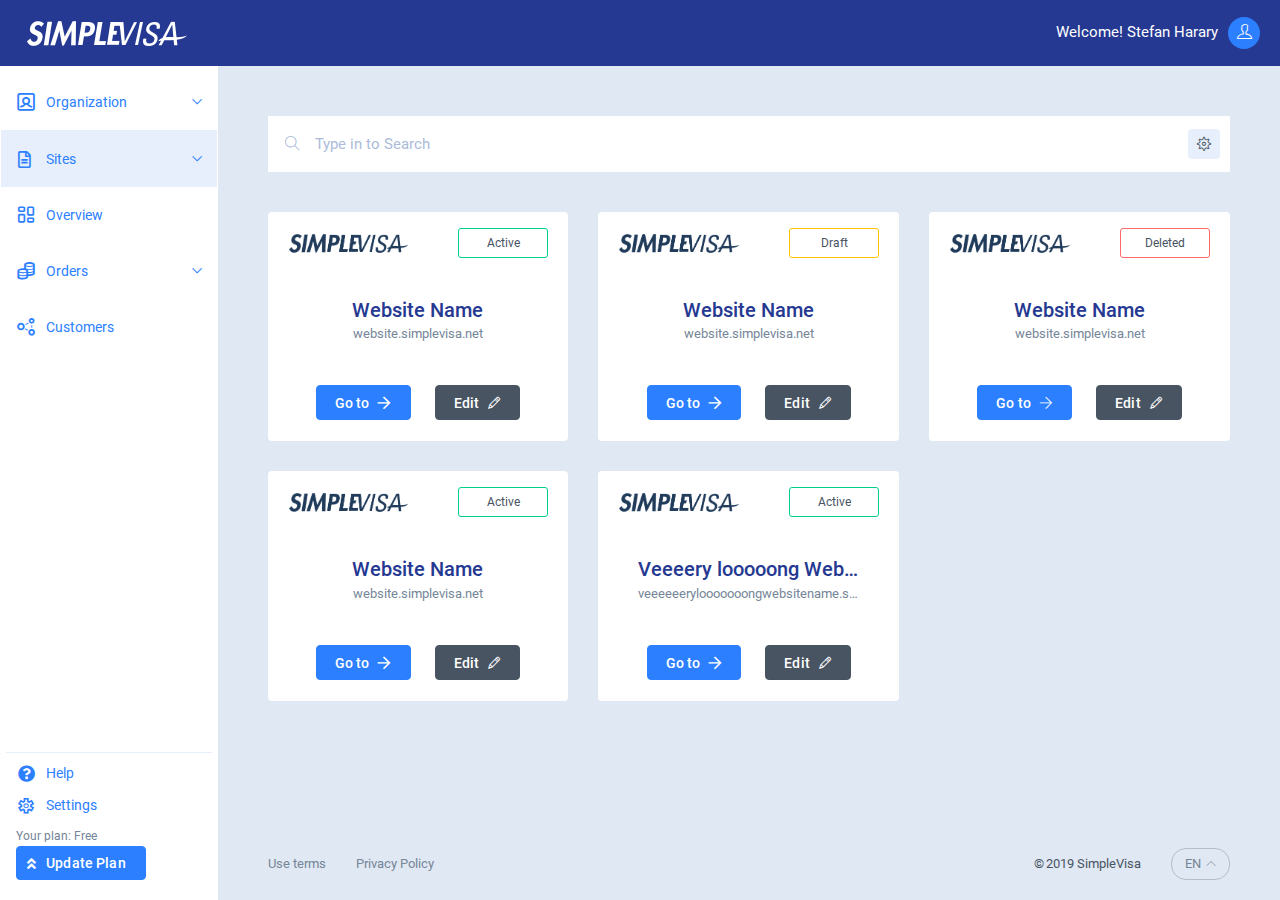
<file: index.html>
<!DOCTYPE html>
<html lang="zxx" class="js">
<head>
	<meta charset="utf-8">
	<meta name="author" content="Softnio">
	<meta name="viewport" content="width=device-width, initial-scale=1, shrink-to-fit=no">
	<meta name="description" content="Fully featured and complete ICO Dashboard template for ICO backend management.">
	<!-- Fav Icon  -->
	<link rel="shortcut icon" href="images/favicon.png">
	<!-- Site Title  -->
	<title>Simplevisa - Site</title>
	<!-- Vendor Bundle CSS -->
	<link rel="stylesheet" href="assets/css/vendor.bundle.css?ver=104">
	<!-- Custom styles for this template -->
	<link rel="stylesheet" href="assets/css/style.css">
</head>

<body class="page-user">
   
    <div class="topbar-wrap">
        <div class="topbar is-sticky">
            <div class="">
                <div class="d-flex justify-content-between align-items-center">
                    <ul class="topbar-nav d-lg-none">
                        <li class="topbar-nav-item relative">
                            <a class="toggle-nav" href="#">
                                <div class="toggle-icon">
                                    <span class="toggle-line"></span>
                                    <span class="toggle-line"></span>
                                    <span class="toggle-line"></span>
                                    <span class="toggle-line"></span>
                                </div>
                            </a>
                        </li><!-- .topbar-nav-item -->
                    </ul><!-- .topbar-nav -->
                    <a class="topbar-logo" href="./">
                       <img src="images/sv-forms-logo-light@2x-9e8a44da6c7d5632935066bebc8154678ec4b2de0984e7b2d124638c5baeabf2.png" alt="logo">
                    </a>
                    <ul class="topbar-nav">
                        <li class="topbar-nav-item relative">
                            <span class="user-welcome d-none d-lg-inline-block">Welcome! Stefan Harary</span>
                            <a class="toggle-tigger user-thumb" href="#"><em class="ti ti-user"></em></a>
                            <div class="toggle-class dropdown-content dropdown-content-right dropdown-arrow-right user-dropdown">
                                <div class="user-status">
                                    <h6 class="user-status-title">Token balance</h6>
                                    <div class="user-status-balance">12,000,000 <small>TWZ</small></div>
                                </div>
                                <ul class="user-links">
                                    <li><a href="profile.html"><i class="ti ti-id-badge"></i>My Profile</a></li>
                                    <li><a href="#"><i class="ti ti-infinite"></i>Referral</a></li>
                                    <li><a href="activity.html"><i class="ti ti-eye"></i>Activity</a></li>
                                </ul>
                                <ul class="user-links bg-light">
                                    <li><a href="sign-in.html"><i class="ti ti-power-off"></i>Logout</a></li>
                                </ul>
                            </div>
                        </li><!-- .topbar-nav-item -->
                    </ul><!-- .topbar-nav -->
                </div>
            </div><!-- .container -->
        </div><!-- .topbar -->        
    </div><!-- .topbar-wrap -->

    <div class="container-divider">
    <div class="navbar">
        <div class="navbar-innr">
            <ul class="navbar-menu">                
                <li class="has-dropdown page-links-all teamname"><a class="drop-toggle" href="#"><em class="ikon ikon-user"></em> Organization</a>
                    <ul class="navbar-dropdown">
                        <li class=""><a class="drop-toggle" href="#" data-toggle="modal" data-target="#organizations">Switch</a>
                        </li>
                        <li class=""><a class="drop-toggle" href="#">Add</a>
                        </li>                        
                    </ul>
                    <div class="modal fade" id="organizations" tabindex="-1" aria-hidden="true">
                        <div class="modal-dialog modal-dialog-sm modal-dialog-centered">
                            <div class="modal-content">
                                <a href="#" class="modal-close" data-dismiss="modal" aria-label="Close"><em class="ti ti-close"></em></a>
                                <div class="popup-body">
                                    <h3 class="popup-title pb-4">Choose an organization</h3>
                                    
                                    <div class="d-flex justify-content-between pb-2">
                                        <span>VFS Global</span> 
                                        <a href="#" class="link link-ucap ml-2">Switch</a>
                                    </div>
                                    <div class="d-flex justify-content-between pb-2">
                                        <span>BLS International</span> 
                                        <a href="#" class="link link-ucap ml-2">Switch</a>
                                    </div>
                                    <div class="d-flex justify-content-between pb-2">
                                        <span>Visa Application Centre of the Republic of Latvia</span> 
                                        <a href="#" class="link link-ucap ml-2">Switch</a>
                                    </div>
                                    <div class="d-flex justify-content-between pb-2">
                                        <span>Interlink service</span> 
                                        <a href="#" class="link link-ucap ml-2">Switch</a>
                                    </div>
                                    <a href="#" class="btn btn-sm btn-primary">Add new</a>
                                </div>
                            </div><!-- .modal-content -->
                        </div><!-- .modal-dialog -->
                    </div>
                </li>
                <li class="has-dropdown page-links-all"><a href="#"><em class="far fa-file-alt navbar-fas"></em> Sites</a>
                    <ul class="navbar-dropdown">
                        <li class=""><a class="drop-toggle" href="index.html">Switch</a>
                        </li>
                        <li class=""><a class="drop-toggle" href="site-new.html">Add</a>
                        </li>                        
                    </ul>
                </li>
                <li><a href="#"><em class="ikon ikon-dashboard"></em> Overview</a></li>
                <li class="has-dropdown page-links-all"><a class="drop-toggle" href="#"><em class="ikon ikon-coins"></em> Orders</a>
                    <ul class="navbar-dropdown">
                        <li class=""><a class="drop-toggle" href="orders.html">All Orders</a>
                        </li>
                        <li class=""><a class="drop-toggle" href="new-order.html">New</a>
                        </li>                       
                    </ul>
                </li>                
                <li><a href="customers.html"><em class="ikon ikon-distribution"></em> Customers</a></li>
            </ul>
            <ul class="navbar-btns">
                <li><a href="help.html"><em class="fas navbar-fas fa-question-circle"></em> Help</a></li>
                <li><a href="settings.html"><em class="ikon ikon-settings"></em> Settings</a></li>
                <li class="yourplan text-light">Your plan: Free</li>
                <li class="btn-update"><a href="#" class="btn btn-sm btn-primary"><em class="fas  fa-angle-double-up"></em><span>Update Plan</span></a></li>
                <li></li>    
            </ul>
        </div><!-- .navbar-innr -->
</div><!-- .navbar -->
    <div class="main-side">
    <div class="page-content">
        <div class="container">
            <div id="DataTables_Table_0_wrapper" class="dataTables_wrapper dt-bootstrap4 no-footer site-searchbar">
                    <div class="row justify-content-between">
                        <div class="col-9 col-sm-6 text-left">
                            <div id="DataTables_Table_0_filter" class="dataTables_filter">
                                <label>
                                    <input type="search" class="form-control form-control-sm" placeholder="Type in to Search" aria-controls="DataTables_Table_0">
                                </label>
                            </div>
                        </div>
                        <div class="col-3 text-right my-auto">
                            <div class="data-table-filter relative d-inline-block">
                                <a href="#" class="btn btn-light-alt btn-xs btn-icon toggle-tigger"> 
                                    <em class="ti ti-settings"></em> 
                                </a>
                                <div class="toggle-class toggle-datatable-filter dropdown-content dropdown-content-top-left text-left">
                                    <ul class="pdt-1x pdb-1x">
                                        <li class="pd-1x pdl-2x pdr-2x"> 
                                            <input class="data-filter input-checkbox input-checkbox-sm" type="radio" name="filter" id="all" checked="" value=""> 
                                            <label for="all">All</label>
                                        </li>
                                        <li class="pd-1x pdl-2x pdr-2x"> 
                                            <input class="data-filter input-checkbox input-checkbox-sm" type="radio" name="filter" id="approved" value="approved"> <label for="approved">Active</label>
                                        </li>
                                        <li class="pd-1x pdl-2x pdr-2x"> 
                                            <input class="data-filter input-checkbox input-checkbox-sm" type="radio" name="filter" value="pending" id="pending"> 
                                            <label for="pending">Draft</label>
                                        </li>
                                        <li class="pd-1x pdl-2x pdr-2x"> 
                                            <input class="data-filter input-checkbox input-checkbox-sm" type="radio" name="filter" value="progress" id="progress"> 
                                            <label for="progress">Deleted</label>
                                        </li>
                                    </ul>
                                </div>
                            </div>
                        </div>
                </div>
            </div>
            <div class="row">
                <div class="col-lg-6 col-xl-4">
                    <div class="content-area card">
                        <div class="card-innr site">                            
                            <div class="card-head">
                                <img class="card-logo" src="images/sv-forms-logo-dark@2x.png"/>
                                <span class="badge badge-outline badge-md badge-success">Active</span>
                            </div>
                            <div class="card-body">                                    
                                <h6 class="card-title">Website Name</h6>
                                <a class="text-light" href="http://website.simplevisa.net">website.simplevisa.net</a>
                            </div>
                            <div class="card-buttons">
                                <a href="#" class="btn btn-sm btn-primary">Go to<em class="ti ti-arrow-right font-weight-bold ml-2"></em></a>
                                <a href="edit.html" class="btn btn-sm btn-dark ml-4">Edit<em class="ti ti-pencil ml-2"></em></a>   
                            </div>                                    
                        </div><!-- .card-innr -->
                    </div><!-- .card -->
                </div>
                <div class="col-lg-6 col-xl-4">
                    <div class="content-area card">
                        <div class="card-innr site">                            
                            <div class="card-head">
                                <img class="card-logo" src="images/sv-forms-logo-dark@2x.png"/>
                                <span class="badge badge-outline badge-md badge-warning">Draft</span>
                            </div>
                            <div class="card-body">                                    
                                <h6 class="card-title">Website Name</h6>
                                <a class="text-light" href="http://website.simplevisa.net">website.simplevisa.net</a>
                            </div>
                            <div class="card-buttons">
                                <a href="#" class="btn btn-sm btn-primary">Go to<em class="ti ti-arrow-right font-weight-bold ml-2"></em></a>
                                <a href="edit.html" class="btn btn-sm btn-dark ml-4">Edit<em class="ti ti-pencil ml-2"></em></a>   
                            </div>                                      
                        </div><!-- .card-innr -->
                    </div><!-- .card -->
                </div>
                <div class="col-lg-6 col-xl-4">
                    <div class="content-area card">
                        <div class="card-innr site">                            
                            <div class="card-head">
                                <img class="card-logo" src="images/sv-forms-logo-dark@2x.png"/>
                                <span class="badge badge-outline badge-md badge-danger">Deleted</span>
                            </div>
                            <div class="card-body">                                    
                                <h6 class="card-title">Website Name</h6>
                                <a class="text-light" href="http://website.simplevisa.net">website.simplevisa.net</a>
                            </div>
                            <div class="card-buttons">
                                <a href="edit.html" class="btn btn-sm btn-primary">Go to<em class="ti ti-arrow-right ml-2"></em></a>
                                <button class="btn btn-sm btn-dark ml-4">Edit<em class="ti ti-pencil ml-2"></em></button>   
                            </div>                                    
                        </div><!-- .card-innr -->
                    </div><!-- .card -->
                </div>
                <div class="col-lg-6 col-xl-4">
                    <div class="content-area card">
                        <div class="card-innr site">                            
                            <div class="card-head">
                                <img class="card-logo" src="images/sv-forms-logo-dark@2x.png"/>
                                <span class="badge badge-outline badge-md badge-success">Active</span>
                            </div>
                            <div class="card-body">                                    
                                <h6 class="card-title">Website Name</h6>
                                <a class="text-light" href="http://website.simplevisa.net">website.simplevisa.net</a>
                            </div>
                            <div class="card-buttons">
                                <a href="#" class="btn btn-sm btn-primary">Go to<em class="ti ti-arrow-right font-weight-bold ml-2"></em></a>
                                <a href="edit.html" class="btn btn-sm btn-dark ml-4">Edit<em class="ti ti-pencil ml-2"></em></a>   
                            </div>                                      
                        </div><!-- .card-innr -->
                    </div><!-- .card -->
                </div>
                <div class="col-lg-6 col-xl-4">
                    <div class="content-area card">
                        <div class="card-innr site">                            
                            <div class="card-head">
                                <img class="card-logo" src="images/sv-forms-logo-dark@2x.png"/>
                                <span class="badge badge-outline badge-md badge-success">Active</span>
                            </div>
                            <div class="card-body">                                    
                                <h6 class="card-title">Veeeery looooong Website Name</h6>
                                <a class="text-light" href="http://website.simplevisa.net">veeeeeerylooooooongwebsitename.simplevisa.net</a>
                            </div>
                            <div class="card-buttons">
                                <a href="#" class="btn btn-sm btn-primary">Go to<em class="ti ti-arrow-right font-weight-bold ml-2"></em></a>
                                <a href="edit.html" class="btn btn-sm btn-dark ml-4">Edit<em class="ti ti-pencil ml-2"></em></a>   
                            </div>                                      
                        </div><!-- .card-innr -->
                    </div><!-- .card -->
                </div>
            </div><!-- .row -->
        </div><!-- .container -->
        
    </div><!-- .page-content -->
    <div class="footer-bar">
    <div class="container">
        <div class="row align-items-center justify-content-center">
            <div class="col-md-6">
                <ul class="footer-links">
                    <li>
                      <a href="https://simplevisa.com/terms">Use terms</a>
                    </li>
                    <li>
                      <a href="https://simplevisa.com/privacy">Privacy Policy</a>
                    </li>
                </ul>
            </div><!-- .col -->
            <div class="col-md-6 mt-sm-0 pr-0 col-footer-second-row">
                <div class="align-items-center footer-second-row">
                    <div class="copyright-text">2019 SimpleVisa</div>
                    <div class="lang-switch relative">
                        <a href="#" class="lang-switch-btn toggle-tigger">en <em class="ti ti-angle-up"></em></a>
                        <div class="toggle-class dropdown-content dropdown-content-up">
                            <ul class="lang-list">
                                  <li><a rel="nofollow" data-method="put" href="/locale?current_url=https%3A%2F%2Fsimplevisa.net%2Fuser%2Fteams%2F1879d8fa-76b6-4259-bff0-712faeee3299%2Fsites%2F7802afb7-01de-4cbb-9068-c9473f63bc33%2Fedit&amp;locale=en">en</a></li>
                                  <li><a rel="nofollow" data-method="put" href="/locale?current_url=https%3A%2F%2Fsimplevisa.net%2Fuser%2Fteams%2F1879d8fa-76b6-4259-bff0-712faeee3299%2Fsites%2F7802afb7-01de-4cbb-9068-c9473f63bc33%2Fedit&amp;locale=fr">fr</a></li>
                            </ul>
                        </div>
                    </div>
                </div>
            </div><!-- .col -->
        </div><!-- .row -->
    </div><!-- .container -->
</div>
    </div>
    </div>

    

	<!-- JavaScript (include all script here) -->
	<script src="assets/js/jquery.bundle.js?ver=104"></script>
	<script src="assets/js/script.js?ver=104"></script>
</body>
</html>
</file>
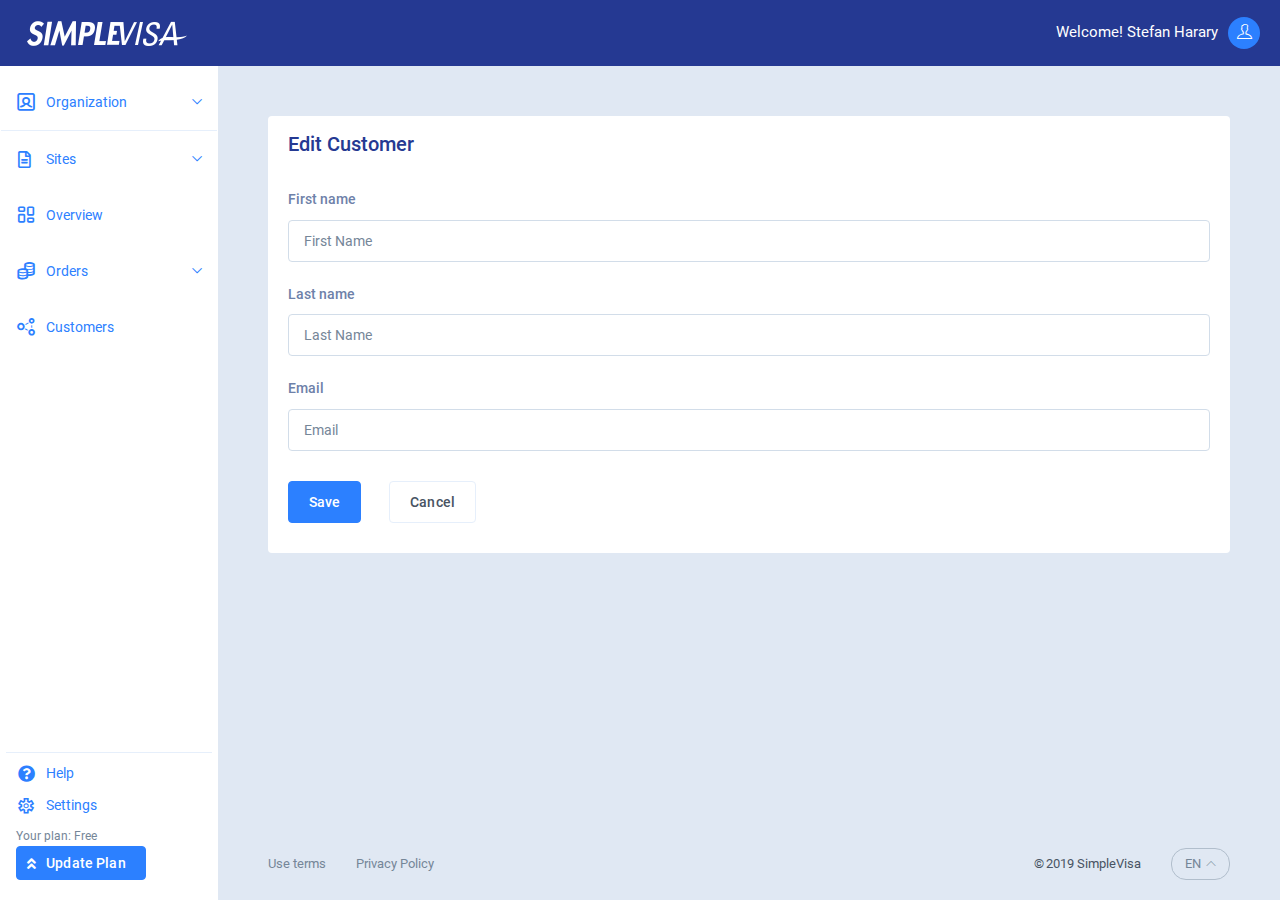
<file: customer-edit.html>
<!DOCTYPE html>
<html lang="zxx" class="js">
<head>
	<meta charset="utf-8">
	<meta name="author" content="Softnio">
	<meta name="viewport" content="width=device-width, initial-scale=1, shrink-to-fit=no">
	<meta name="description" content="Fully featured and complete ICO Dashboard template for ICO backend management.">
	<!-- Fav Icon  -->
	<link rel="shortcut icon" href="images/favicon.png">
	<!-- Site Title  -->
	<title>Simplevisa - Edit Customer</title>
	<!-- Vendor Bundle CSS -->
	<link rel="stylesheet" href="assets/css/vendor.bundle.css?ver=104">
	<!-- Custom styles for this template -->
	<link rel="stylesheet" href="assets/css/style.css">
	
</head>

<body class="page-user">
   
    <div class="topbar-wrap">
        <div class="topbar is-sticky">
            <div class="">
                <div class="d-flex justify-content-between align-items-center">
                    <ul class="topbar-nav d-lg-none">
                        <li class="topbar-nav-item relative">
                            <a class="toggle-nav" href="#">
                                <div class="toggle-icon">
                                    <span class="toggle-line"></span>
                                    <span class="toggle-line"></span>
                                    <span class="toggle-line"></span>
                                    <span class="toggle-line"></span>
                                </div>
                            </a>
                        </li><!-- .topbar-nav-item -->
                    </ul><!-- .topbar-nav -->
                    <a class="topbar-logo" href="./">
                       <img src="images/sv-forms-logo-light@2x-9e8a44da6c7d5632935066bebc8154678ec4b2de0984e7b2d124638c5baeabf2.png" alt="logo">
                    </a>
                    <ul class="topbar-nav">
                        <li class="topbar-nav-item relative">
                            <span class="user-welcome d-none d-lg-inline-block">Welcome! Stefan Harary</span>
                            <a class="toggle-tigger user-thumb" href="#"><em class="ti ti-user"></em></a>
                            <div class="toggle-class dropdown-content dropdown-content-right dropdown-arrow-right user-dropdown">
                                <div class="user-status">
                                    <h6 class="user-status-title">Token balance</h6>
                                    <div class="user-status-balance">12,000,000 <small>TWZ</small></div>
                                </div>
                                <ul class="user-links">
                                    <li><a href="profile.html"><i class="ti ti-id-badge"></i>My Profile</a></li>
                                    <li><a href="#"><i class="ti ti-infinite"></i>Referral</a></li>
                                    <li><a href="activity.html"><i class="ti ti-eye"></i>Activity</a></li>
                                </ul>
                                <ul class="user-links bg-light">
                                    <li><a href="sign-in.html"><i class="ti ti-power-off"></i>Logout</a></li>
                                </ul>
                            </div>
                        </li><!-- .topbar-nav-item -->
                    </ul><!-- .topbar-nav -->
                </div>
            </div><!-- .container -->
        </div><!-- .topbar -->        
    </div><!-- .topbar-wrap -->

    <div class="container-divider">
    <div class="navbar">
        <div class="navbar-innr">
            <ul class="navbar-menu">                
                <li class="has-dropdown page-links-all teamname"><a class="drop-toggle" href="#"><em class="ikon ikon-user"></em> Organization</a>
                    <ul class="navbar-dropdown">
                        <li class=""><a class="drop-toggle" href="#" data-toggle="modal" data-target="#organizations">Switch</a>
                        </li>
                        <li class=""><a class="drop-toggle" href="#">Add</a>
                        </li>                        
                    </ul>
                    <div class="modal fade" id="organizations" tabindex="-1" aria-hidden="true">
                        <div class="modal-dialog modal-dialog-sm modal-dialog-centered">
                            <div class="modal-content">
                                <a href="#" class="modal-close" data-dismiss="modal" aria-label="Close"><em class="ti ti-close"></em></a>
                                <div class="popup-body">
                                    <h3 class="popup-title pb-4">Choose an organization</h3>
                                    
                                    <div class="d-flex justify-content-between pb-2">
                                        <span>VFS Global</span> 
                                        <a href="#" class="link link-ucap ml-2">Switch</a>
                                    </div>
                                    <div class="d-flex justify-content-between pb-2">
                                        <span>BLS International</span> 
                                        <a href="#" class="link link-ucap ml-2">Switch</a>
                                    </div>
                                    <div class="d-flex justify-content-between pb-2">
                                        <span>Visa Application Centre of the Republic of Latvia</span> 
                                        <a href="#" class="link link-ucap ml-2">Switch</a>
                                    </div>
                                    <div class="d-flex justify-content-between pb-2">
                                        <span>Interlink service</span> 
                                        <a href="#" class="link link-ucap ml-2">Switch</a>
                                    </div>
                                    <a href="#" class="btn btn-sm btn-primary">Add new</a>
                                </div>
                            </div><!-- .modal-content -->
                        </div><!-- .modal-dialog -->
                    </div>
                </li>
                <li class="has-dropdown page-links-all"><a href="#"><em class="far fa-file-alt navbar-fas"></em> Sites</a>
                    <ul class="navbar-dropdown">
                        <li class=""><a class="drop-toggle" href="index.html">Switch</a>
                        </li>
                        <li class=""><a class="drop-toggle" href="site-new.html">Add</a>
                        </li>                        
                    </ul>
                </li>
                <li><a href="#"><em class="ikon ikon-dashboard"></em> Overview</a></li>
                <li class="has-dropdown page-links-all"><a class="drop-toggle" href="#"><em class="ikon ikon-coins"></em> Orders</a>
                    <ul class="navbar-dropdown">
                        <li class=""><a class="drop-toggle" href="orders.html">All Orders</a>
                        </li>
                        <li class=""><a class="drop-toggle" href="new-order.html">New</a>
                        </li>                       
                    </ul>
                </li>                
                <li><a href="customers.html"><em class="ikon ikon-distribution"></em> Customers</a></li>
            </ul>
            <ul class="navbar-btns">
                <li><a href="help.html"><em class="fas navbar-fas fa-question-circle"></em> Help</a></li>
                <li><a href="settings.html"><em class="ikon ikon-settings"></em> Settings</a></li>
                <li class="yourplan text-light">Your plan: Free</li>
                <li class="btn-update"><a href="#" class="btn btn-sm btn-primary"><em class="fas  fa-angle-double-up"></em><span>Update Plan</span></a></li>
                <li></li>    
            </ul>
        </div><!-- .navbar-innr -->
</div><!-- .navbar -->
    <div class="main-side">
    <div class="page-content">
        <div class="container">
            <div class="content-area card">
                <div class="card-innr card-innr-fix">
                    <div class="card-head">
                        <h6 class="card-title">Edit Customer</h6>
                    </div>
                    <div class="gaps-1x"></div>
                    <form class="new_traveller form-validate validate-modern" id="new_traveller" action="" accept-charset="UTF-8" method="post">
                        <input name="utf8" type="hidden" value="✓">
                        <input type="hidden" name="authenticity_token" value="">
                        <div class="input-item input-with-label">
                          <label class="input-item-label text-exlight" for="traveller_first_name">First name</label>
                          <input class="input-bordered required" placeholder="First Name" type="text" name="traveller[first_name]" id="traveller_first_name">
                        </div>
                        <div class="input-item input-with-label">
                          <label class="input-item-label text-exlight" for="traveller_last_name">Last name</label>
                          <input class="input-bordered required" placeholder="Last Name" type="text" name="traveller[last_name]" id="traveller_last_name">
                        </div>

                        <div class="input-item input-with-label">
                          <label class="input-item-label text-exlight" for="traveller_email">Email</label>
                          <input class="input-bordered required" placeholder="Email" type="email" value="" name="traveller[email]" id="traveller_email">
                        </div>

                        <div class="gaps-1x"></div>
                        <input type="submit" name="commit" value="Save" class="btn btn-primary" data-disable-with="Save">
                        <a class="btn btn-outline btn-lighter ml-4" href="customers.html">Cancel</a>
                    </form>    
                </div>
            </div>
        </div><!-- .container -->        
    </div><!-- .page-content -->
    <div class="footer-bar">
    <div class="container">
        <div class="row align-items-center justify-content-center">
            <div class="col-md-6">
                <ul class="footer-links">
                    <li>
                      <a href="https://simplevisa.com/terms">Use terms</a>
                    </li>
                    <li>
                      <a href="https://simplevisa.com/privacy">Privacy Policy</a>
                    </li>
                </ul>
            </div><!-- .col -->
            <div class="col-md-6 mt-sm-0 col-footer-second-row">
                <div class="align-items-center footer-second-row">
                    <div class="copyright-text">2019 SimpleVisa</div>
                    <div class="lang-switch relative">
                        <a href="#" class="lang-switch-btn toggle-tigger">en <em class="ti ti-angle-up"></em></a>
                        <div class="toggle-class dropdown-content dropdown-content-up">
                            <ul class="lang-list">
                                  <li><a rel="nofollow" data-method="put" href="/locale?current_url=https%3A%2F%2Fsimplevisa.net%2Fuser%2Fteams%2F1879d8fa-76b6-4259-bff0-712faeee3299%2Fsites%2F7802afb7-01de-4cbb-9068-c9473f63bc33%2Fedit&amp;locale=en">en</a></li>
                                  <li><a rel="nofollow" data-method="put" href="/locale?current_url=https%3A%2F%2Fsimplevisa.net%2Fuser%2Fteams%2F1879d8fa-76b6-4259-bff0-712faeee3299%2Fsites%2F7802afb7-01de-4cbb-9068-c9473f63bc33%2Fedit&amp;locale=fr">fr</a></li>
                            </ul>
                        </div>
                    </div>
                </div>
            </div><!-- .col -->
        </div><!-- .row -->
    </div><!-- .container -->
</div>
    </div>
    </div>

    

	<!-- JavaScript (include all script here) -->
	<script src="assets/js/jquery.bundle.js?ver=104"></script>
	<script src="assets/js/script.js?ver=104"></script>
</body>
</html>
</file>
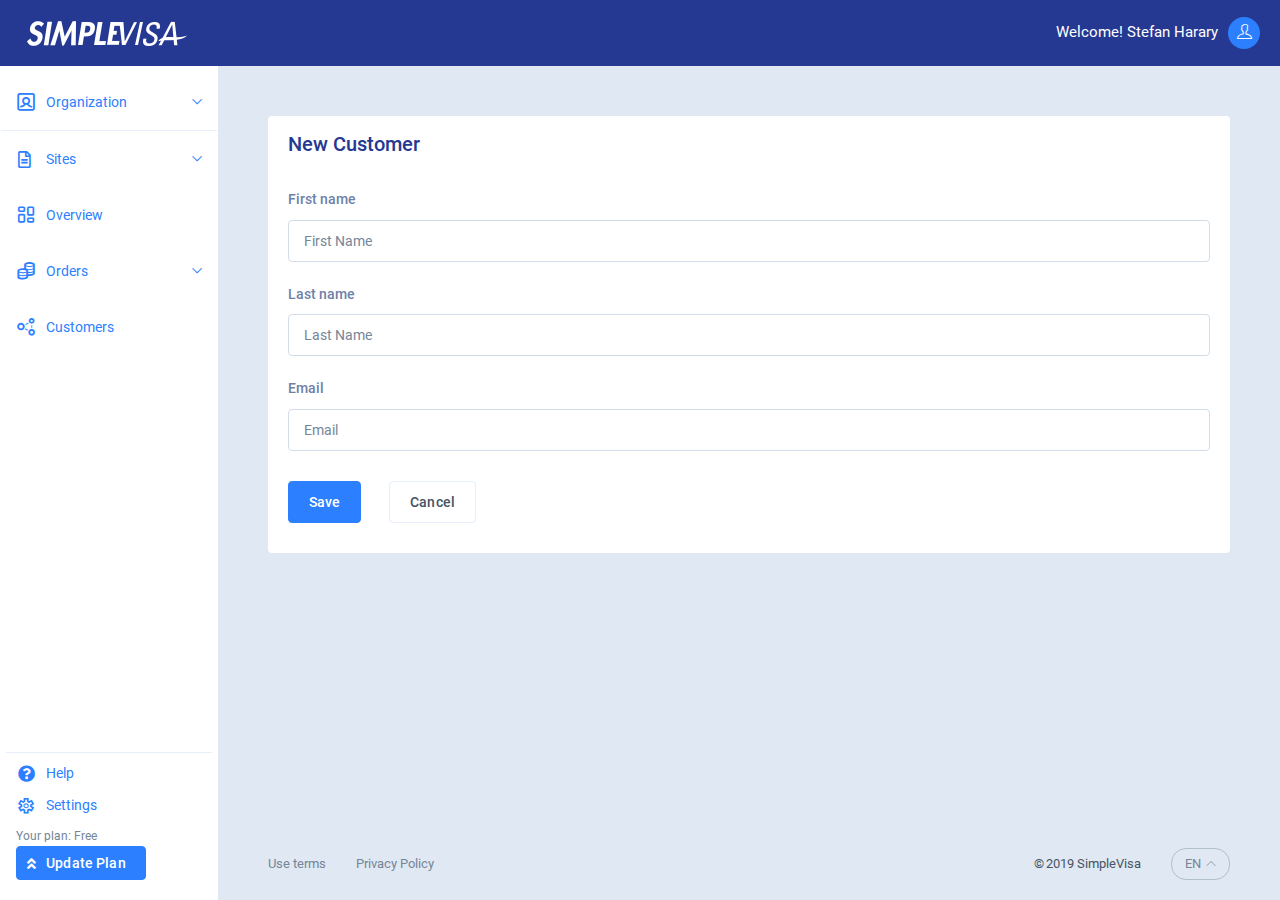
<file: customer-new.html>
<!DOCTYPE html>
<html lang="zxx" class="js">
<head>
	<meta charset="utf-8">
	<meta name="author" content="Softnio">
	<meta name="viewport" content="width=device-width, initial-scale=1, shrink-to-fit=no">
	<meta name="description" content="Fully featured and complete ICO Dashboard template for ICO backend management.">
	<!-- Fav Icon  -->
	<link rel="shortcut icon" href="images/favicon.png">
	<!-- Site Title  -->
	<title>Simplevisa - Add Customer</title>
	<!-- Vendor Bundle CSS -->
	<link rel="stylesheet" href="assets/css/vendor.bundle.css?ver=104">
	<!-- Custom styles for this template -->
	<link rel="stylesheet" href="assets/css/style.css">
	
</head>

<body class="page-user">
   
    <div class="topbar-wrap">
        <div class="topbar is-sticky">
            <div class="">
                <div class="d-flex justify-content-between align-items-center">
                    <ul class="topbar-nav d-lg-none">
                        <li class="topbar-nav-item relative">
                            <a class="toggle-nav" href="#">
                                <div class="toggle-icon">
                                    <span class="toggle-line"></span>
                                    <span class="toggle-line"></span>
                                    <span class="toggle-line"></span>
                                    <span class="toggle-line"></span>
                                </div>
                            </a>
                        </li><!-- .topbar-nav-item -->
                    </ul><!-- .topbar-nav -->
                    <a class="topbar-logo" href="./">
                       <img src="images/sv-forms-logo-light@2x-9e8a44da6c7d5632935066bebc8154678ec4b2de0984e7b2d124638c5baeabf2.png" alt="logo">
                    </a>
                    <ul class="topbar-nav">
                        <li class="topbar-nav-item relative">
                            <span class="user-welcome d-none d-lg-inline-block">Welcome! Stefan Harary</span>
                            <a class="toggle-tigger user-thumb" href="#"><em class="ti ti-user"></em></a>
                            <div class="toggle-class dropdown-content dropdown-content-right dropdown-arrow-right user-dropdown">
                                <div class="user-status">
                                    <h6 class="user-status-title">Token balance</h6>
                                    <div class="user-status-balance">12,000,000 <small>TWZ</small></div>
                                </div>
                                <ul class="user-links">
                                    <li><a href="profile.html"><i class="ti ti-id-badge"></i>My Profile</a></li>
                                    <li><a href="#"><i class="ti ti-infinite"></i>Referral</a></li>
                                    <li><a href="activity.html"><i class="ti ti-eye"></i>Activity</a></li>
                                </ul>
                                <ul class="user-links bg-light">
                                    <li><a href="sign-in.html"><i class="ti ti-power-off"></i>Logout</a></li>
                                </ul>
                            </div>
                        </li><!-- .topbar-nav-item -->
                    </ul><!-- .topbar-nav -->
                </div>
            </div><!-- .container -->
        </div><!-- .topbar -->        
    </div><!-- .topbar-wrap -->

    <div class="container-divider">
    <div class="navbar">
        <div class="navbar-innr">
            <ul class="navbar-menu">                
                <li class="has-dropdown page-links-all teamname"><a class="drop-toggle" href="#"><em class="ikon ikon-user"></em> Organization</a>
                    <ul class="navbar-dropdown">
                        <li class=""><a class="drop-toggle" href="#" data-toggle="modal" data-target="#organizations">Switch</a>
                        </li>
                        <li class=""><a class="drop-toggle" href="#">Add</a>
                        </li>                        
                    </ul>
                    <div class="modal fade" id="organizations" tabindex="-1" aria-hidden="true">
                        <div class="modal-dialog modal-dialog-sm modal-dialog-centered">
                            <div class="modal-content">
                                <a href="#" class="modal-close" data-dismiss="modal" aria-label="Close"><em class="ti ti-close"></em></a>
                                <div class="popup-body">
                                    <h3 class="popup-title pb-4">Choose an organization</h3>
                                    
                                    <div class="d-flex justify-content-between pb-2">
                                        <span>VFS Global</span> 
                                        <a href="#" class="link link-ucap ml-2">Switch</a>
                                    </div>
                                    <div class="d-flex justify-content-between pb-2">
                                        <span>BLS International</span> 
                                        <a href="#" class="link link-ucap ml-2">Switch</a>
                                    </div>
                                    <div class="d-flex justify-content-between pb-2">
                                        <span>Visa Application Centre of the Republic of Latvia</span> 
                                        <a href="#" class="link link-ucap ml-2">Switch</a>
                                    </div>
                                    <div class="d-flex justify-content-between pb-2">
                                        <span>Interlink service</span> 
                                        <a href="#" class="link link-ucap ml-2">Switch</a>
                                    </div>
                                    <a href="#" class="btn btn-sm btn-primary">Add new</a>
                                </div>
                            </div><!-- .modal-content -->
                        </div><!-- .modal-dialog -->
                    </div>
                </li>
                <li class="has-dropdown page-links-all"><a href="#"><em class="far fa-file-alt navbar-fas"></em> Sites</a>
                    <ul class="navbar-dropdown">
                        <li class=""><a class="drop-toggle" href="index.html">Switch</a>
                        </li>
                        <li class=""><a class="drop-toggle" href="site-new.html">Add</a>
                        </li>                        
                    </ul>
                </li>
                <li><a href="#"><em class="ikon ikon-dashboard"></em> Overview</a></li>
                <li class="has-dropdown page-links-all"><a class="drop-toggle" href="#"><em class="ikon ikon-coins"></em> Orders</a>
                    <ul class="navbar-dropdown">
                        <li class=""><a class="drop-toggle" href="orders.html">All Orders</a>
                        </li>
                        <li class=""><a class="drop-toggle" href="new-order.html">New</a>
                        </li>                       
                    </ul>
                </li>                
                <li><a href="customers.html"><em class="ikon ikon-distribution"></em> Customers</a></li>
            </ul>
            <ul class="navbar-btns">
                <li><a href="help.html"><em class="fas navbar-fas fa-question-circle"></em> Help</a></li>
                <li><a href="settings.html"><em class="ikon ikon-settings"></em> Settings</a></li>
                <li class="yourplan text-light">Your plan: Free</li>
                <li class="btn-update"><a href="#" class="btn btn-sm btn-primary"><em class="fas  fa-angle-double-up"></em><span>Update Plan</span></a></li>
                <li></li>    
            </ul>
        </div><!-- .navbar-innr -->
</div><!-- .navbar -->
    <div class="main-side">
    <div class="page-content">
        <div class="container">
            <div class="content-area card">
                <div class="card-innr card-innr-fix">
                    <div class="card-head">
                        <h6 class="card-title">New Customer</h6>
                    </div>
                    <div class="gaps-1x"></div>
                    <form class="new_traveller form-validate validate-modern" id="new_traveller" action="" accept-charset="UTF-8" method="post">
                        <input name="utf8" type="hidden" value="✓">
                        <input type="hidden" name="authenticity_token" value="">
                        <div class="input-item input-with-label">
                          <label class="input-item-label text-exlight" for="traveller_first_name">First name</label>
                          <input class="input-bordered required" placeholder="First Name" type="text" name="traveller[first_name]" id="traveller_first_name">
                        </div>
                        <div class="input-item input-with-label">
                          <label class="input-item-label text-exlight" for="traveller_last_name">Last name</label>
                          <input class="input-bordered required" placeholder="Last Name" type="text" name="traveller[last_name]" id="traveller_last_name">
                        </div>

                        <div class="input-item input-with-label">
                          <label class="input-item-label text-exlight" for="traveller_email">Email</label>
                          <input class="input-bordered required" placeholder="Email" type="email" value="" name="traveller[email]" id="traveller_email">
                        </div>

                        <div class="gaps-1x"></div>
                        <input type="submit" name="commit" value="Save" class="btn btn-primary" data-disable-with="Save">
                        <a class="btn btn-outline btn-lighter ml-4" href="customers.html">Cancel</a>
                    </form>    
                </div>
            </div>
        </div><!-- .container -->        
    </div><!-- .page-content -->
    <div class="footer-bar">
    <div class="container">
        <div class="row align-items-center justify-content-center">
            <div class="col-md-6">
                <ul class="footer-links">
                    <li>
                      <a href="https://simplevisa.com/terms">Use terms</a>
                    </li>
                    <li>
                      <a href="https://simplevisa.com/privacy">Privacy Policy</a>
                    </li>
                </ul>
            </div><!-- .col -->
            <div class="col-md-6 mt-sm-0 col-footer-second-row">
                <div class="align-items-center footer-second-row">
                    <div class="copyright-text">2019 SimpleVisa</div>
                    <div class="lang-switch relative">
                        <a href="#" class="lang-switch-btn toggle-tigger">en <em class="ti ti-angle-up"></em></a>
                        <div class="toggle-class dropdown-content dropdown-content-up">
                            <ul class="lang-list">
                                  <li><a rel="nofollow" data-method="put" href="/locale?current_url=https%3A%2F%2Fsimplevisa.net%2Fuser%2Fteams%2F1879d8fa-76b6-4259-bff0-712faeee3299%2Fsites%2F7802afb7-01de-4cbb-9068-c9473f63bc33%2Fedit&amp;locale=en">en</a></li>
                                  <li><a rel="nofollow" data-method="put" href="/locale?current_url=https%3A%2F%2Fsimplevisa.net%2Fuser%2Fteams%2F1879d8fa-76b6-4259-bff0-712faeee3299%2Fsites%2F7802afb7-01de-4cbb-9068-c9473f63bc33%2Fedit&amp;locale=fr">fr</a></li>
                            </ul>
                        </div>
                    </div>
                </div>
            </div><!-- .col -->
        </div><!-- .row -->
    </div><!-- .container -->
</div>
    </div>
    </div>

    

	<!-- JavaScript (include all script here) -->
	<script src="assets/js/jquery.bundle.js?ver=104"></script>
	<script src="assets/js/script.js?ver=104"></script>
</body>
</html>
</file>
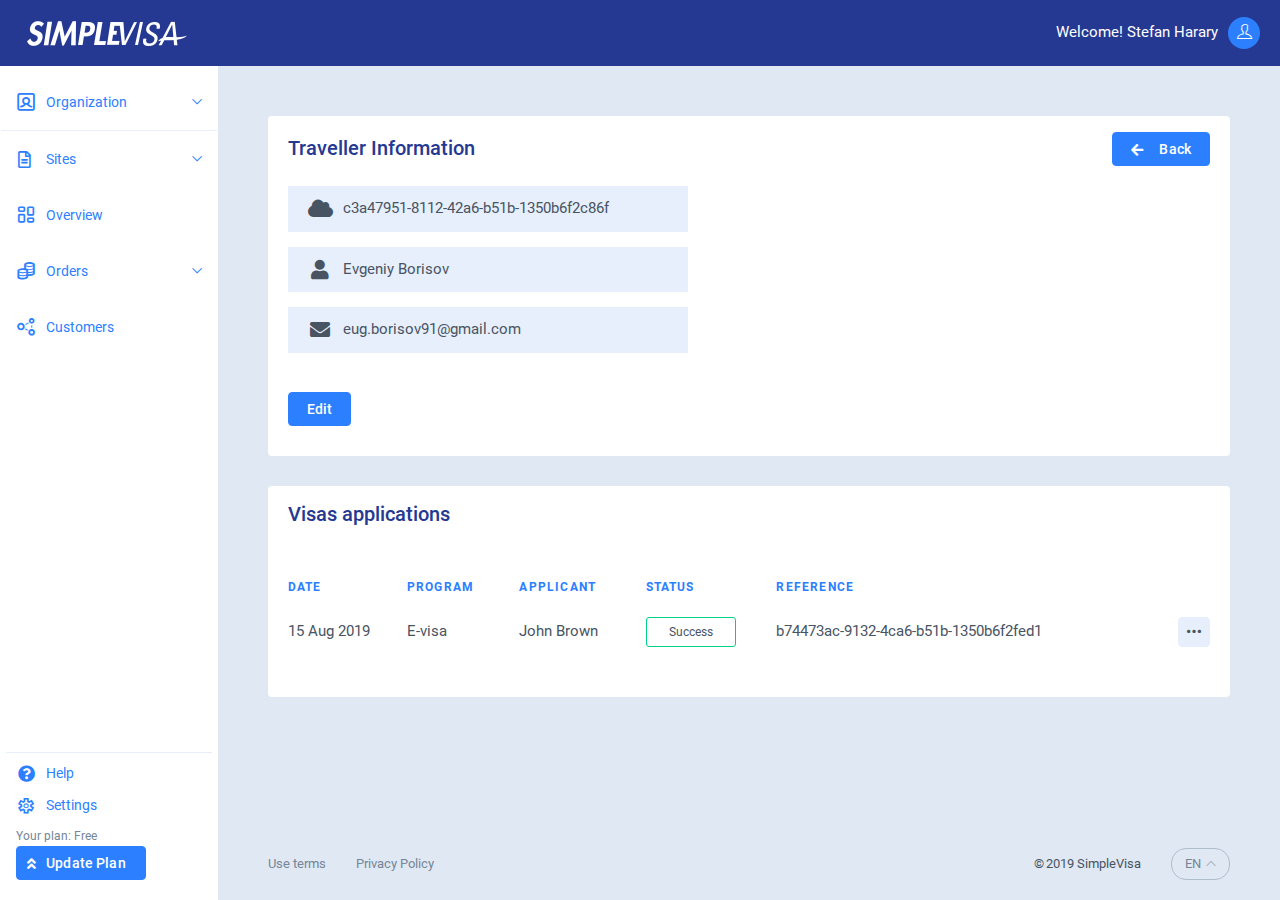
<file: customer-view.html>
<!DOCTYPE html>
<html lang="zxx" class="js">

<head>
    <meta charset="utf-8">
    <meta name="author" content="Softnio">
    <meta name="viewport" content="width=device-width, initial-scale=1, shrink-to-fit=no">
    <meta name="description" content="Fully featured and complete ICO Dashboard template for ICO backend management.">
    <!-- Fav Icon  -->
    <link rel="shortcut icon" href="images/favicon.png">
    <!-- Site Title  -->
    <title>Simplevisa - View Customer</title>
    <!-- Vendor Bundle CSS -->
    <link rel="stylesheet" href="assets/css/vendor.bundle.css?ver=104">
    <!-- Custom styles for this template -->
    <link rel="stylesheet" href="assets/css/style.css">

</head>

<body class="page-user">

    <div class="topbar-wrap">
        <div class="topbar is-sticky">
            <div class="">
                <div class="d-flex justify-content-between align-items-center">
                    <ul class="topbar-nav d-lg-none">
                        <li class="topbar-nav-item relative">
                            <a class="toggle-nav" href="#">
                                <div class="toggle-icon">
                                    <span class="toggle-line"></span>
                                    <span class="toggle-line"></span>
                                    <span class="toggle-line"></span>
                                    <span class="toggle-line"></span>
                                </div>
                            </a>
                        </li>
                        <!-- .topbar-nav-item -->
                    </ul>
                    <!-- .topbar-nav -->
                    <a class="topbar-logo" href="./">
                        <img src="images/sv-forms-logo-light@2x-9e8a44da6c7d5632935066bebc8154678ec4b2de0984e7b2d124638c5baeabf2.png" alt="logo">
                    </a>
                    <ul class="topbar-nav">
                        <li class="topbar-nav-item relative">
                            <span class="user-welcome d-none d-lg-inline-block">Welcome! Stefan Harary</span>
                            <a class="toggle-tigger user-thumb" href="#"><em class="ti ti-user"></em></a>
                            <div class="toggle-class dropdown-content dropdown-content-right dropdown-arrow-right user-dropdown">
                                <div class="user-status">
                                    <h6 class="user-status-title">Token balance</h6>
                                    <div class="user-status-balance">12,000,000 <small>TWZ</small></div>
                                </div>
                                <ul class="user-links">
                                    <li><a href="profile.html"><i class="ti ti-id-badge"></i>My Profile</a></li>
                                    <li><a href="#"><i class="ti ti-infinite"></i>Referral</a></li>
                                    <li><a href="activity.html"><i class="ti ti-eye"></i>Activity</a></li>
                                </ul>
                                <ul class="user-links bg-light">
                                    <li><a href="sign-in.html"><i class="ti ti-power-off"></i>Logout</a></li>
                                </ul>
                            </div>
                        </li>
                        <!-- .topbar-nav-item -->
                    </ul>
                    <!-- .topbar-nav -->
                </div>
            </div>
            <!-- .container -->
        </div>
        <!-- .topbar -->
    </div>
    <!-- .topbar-wrap -->

    <div class="container-divider">
        <div class="navbar">
        <div class="navbar-innr">
            <ul class="navbar-menu">                
                <li class="has-dropdown page-links-all teamname"><a class="drop-toggle" href="#"><em class="ikon ikon-user"></em> Organization</a>
                    <ul class="navbar-dropdown">
                        <li class=""><a class="drop-toggle" href="#" data-toggle="modal" data-target="#organizations">Switch</a>
                        </li>
                        <li class=""><a class="drop-toggle" href="#">Add</a>
                        </li>                        
                    </ul>
                    <div class="modal fade" id="organizations" tabindex="-1" aria-hidden="true">
                        <div class="modal-dialog modal-dialog-sm modal-dialog-centered">
                            <div class="modal-content">
                                <a href="#" class="modal-close" data-dismiss="modal" aria-label="Close"><em class="ti ti-close"></em></a>
                                <div class="popup-body">
                                    <h3 class="popup-title pb-4">Choose an organization</h3>
                                    
                                    <div class="d-flex justify-content-between pb-2">
                                        <span>VFS Global</span> 
                                        <a href="#" class="link link-ucap ml-2">Switch</a>
                                    </div>
                                    <div class="d-flex justify-content-between pb-2">
                                        <span>BLS International</span> 
                                        <a href="#" class="link link-ucap ml-2">Switch</a>
                                    </div>
                                    <div class="d-flex justify-content-between pb-2">
                                        <span>Visa Application Centre of the Republic of Latvia</span> 
                                        <a href="#" class="link link-ucap ml-2">Switch</a>
                                    </div>
                                    <div class="d-flex justify-content-between pb-2">
                                        <span>Interlink service</span> 
                                        <a href="#" class="link link-ucap ml-2">Switch</a>
                                    </div>
                                    <a href="#" class="btn btn-sm btn-primary">Add new</a>
                                </div>
                            </div><!-- .modal-content -->
                        </div><!-- .modal-dialog -->
                    </div>
                </li>
                <li class="has-dropdown page-links-all"><a href="#"><em class="far fa-file-alt navbar-fas"></em> Sites</a>
                    <ul class="navbar-dropdown">
                        <li class=""><a class="drop-toggle" href="index.html">Switch</a>
                        </li>
                        <li class=""><a class="drop-toggle" href="site-new.html">Add</a>
                        </li>                        
                    </ul>
                </li>
                <li><a href="#"><em class="ikon ikon-dashboard"></em> Overview</a></li>
                <li class="has-dropdown page-links-all"><a class="drop-toggle" href="#"><em class="ikon ikon-coins"></em> Orders</a>
                    <ul class="navbar-dropdown">
                        <li class=""><a class="drop-toggle" href="orders.html">All Orders</a>
                        </li>
                        <li class=""><a class="drop-toggle" href="new-order.html">New</a>
                        </li>                       
                    </ul>
                </li>                
                <li><a href="customers.html"><em class="ikon ikon-distribution"></em> Customers</a></li>
            </ul>
            <ul class="navbar-btns">
                <li><a href="help.html"><em class="fas navbar-fas fa-question-circle"></em> Help</a></li>
                <li><a href="settings.html"><em class="ikon ikon-settings"></em> Settings</a></li>
                <li class="yourplan text-light">Your plan: Free</li>
                <li class="btn-update"><a href="#" class="btn btn-sm btn-primary"><em class="fas  fa-angle-double-up"></em><span>Update Plan</span></a></li>
                <li></li>    
            </ul>
        </div><!-- .navbar-innr -->
</div><!-- .navbar -->
        <div class="main-side">
            <div class="page-content">
                <div class="container">
                    <div class="card content-area">
                        <div class="card-innr card-innr-fix">
                            <div class="card-head d-flex justify-content-between align-items-center">
                                <h4 class="card-title mb-0">Traveller Information</h4>
                                <div class="d-flex align-items-center guttar-20px">
                                    <div class="flex-col d-sm-block d-none">
                                        <a class="btn btn-sm btn-auto btn-primary" href="customers.html">
                                            <em class="fas fa-arrow-left mr-3"></em>Back
                                        </a>
                                    </div>
                                    <div class="flex-col d-sm-none">
                                        <a href="user-list.html" class="btn btn-icon btn-sm btn-primary"><em class="fas fa-arrow-left"></em></a>
                                    </div>
                                </div>
                            </div>
                            <ul class="customer-info">
                                <li><em class="fas fa-cloud"></em>c3a47951-8112-42a6-b51b-1350b6f2c86f</li>
                                <li><em class="fas fa-user"></em>Evgeniy Borisov</li>
                                <li><em class="fas fa-envelope"></em>eug.borisov91@gmail.com</li>
                            </ul>
                            <a href="customer-edit.html" class="btn btn-primary btn-sm mt-4">Edit</a>
                        </div>
                    </div>
                    <div class="card content-area">
                        <div class="card-innr card-innr-fix">
                            <!-- User Details -->
                            <div class="card-head d-flex justify-content-between align-items-center">
                                <h4 class="card-title mb-0">Visas applications</h4>
                            </div>
                            <!-- End User Details -->
                            <div class="gaps-3x"></div>
                            <table class="table">
                                <thead>
                                    <tr class="data-head">
                                        <th class="data-col visa-date" colspan="1">Date</th>
                                        <th class="data-col visa-program" colspan="1">Program</th>
                                        <th class="data-col" colspan="1">Applicant</th>
                                        <th class="data-col" colspan="1">Status</th>
                                        <th class="data-col visa-reference" colspan="1">Reference</th>
                                        <th class="data-col" colspan="1"></th>
                                    </tr>
                                </thead>
                                <tbody>
                                    <tr>
                                        <td class="data-col visa-date" colspan="1">15 Aug 2019</td>
                                        <td class="data-col visa-program" colspan="1">E-visa</td>
                                        <td class="data-col" colspan="1">John Brown</td>
                                        <td class="data-col" colspan="1"><span class="dt-type-md badge badge-outline badge-success badge-md">Success</span></td>
                                        <td class="data-col visa-reference" colspan="1">b74473ac-9132-4ca6-b51b-1350b6f2fed1</td>
                                        <td class="data-col text-right menu-button">
                                                    <div class="relative d-inline-block">
                                                        <a href="#" class="btn btn-light-alt btn-xs btn-icon toggle-tigger">
                                                            <em class="ti ti-more-alt"></em>
                                                        </a>
                                                        <div class="toggle-class dropdown-content dropdown-content-top-left">
                                                            <ul class="dropdown-list">
                                                                <li>
                                                                    <a class="" href="customer-view.html">
                                                                        <em class="ti ti-email"></em> Send by email
                                                                    </a>
                                                                </li>
                                                            </ul>
                                                        </div>
                                                    </div>
                                                </td>
                                    </tr>
                                </tbody>
                            </table>

                        </div>

                    </div>
                </div>
                <!-- .container -->
            </div>
            <!-- .page-content -->
            <div class="footer-bar">
                <div class="container">
                    <div class="row align-items-center justify-content-center">
                        <div class="col-md-6">
                            <ul class="footer-links">
                                <li>
                                    <a href="https://simplevisa.com/terms">Use terms</a>
                                </li>
                                <li>
                                    <a href="https://simplevisa.com/privacy">Privacy Policy</a>
                                </li>
                            </ul>
                        </div>
                        <!-- .col -->
                        <div class="col-md-6 mt-sm-0 col-footer-second-row">
                            <div class="align-items-center footer-second-row">
                                <div class="copyright-text">2019 SimpleVisa</div>
                                <div class="lang-switch relative">
                                    <a href="#" class="lang-switch-btn toggle-tigger">en <em class="ti ti-angle-up"></em></a>
                                    <div class="toggle-class dropdown-content dropdown-content-up">
                                        <ul class="lang-list">
                                            <li><a rel="nofollow" data-method="put" href="/locale?current_url=https%3A%2F%2Fsimplevisa.net%2Fuser%2Fteams%2F1879d8fa-76b6-4259-bff0-712faeee3299%2Fsites%2F7802afb7-01de-4cbb-9068-c9473f63bc33%2Fedit&amp;locale=en">en</a></li>
                                            <li><a rel="nofollow" data-method="put" href="/locale?current_url=https%3A%2F%2Fsimplevisa.net%2Fuser%2Fteams%2F1879d8fa-76b6-4259-bff0-712faeee3299%2Fsites%2F7802afb7-01de-4cbb-9068-c9473f63bc33%2Fedit&amp;locale=fr">fr</a></li>
                                        </ul>
                                    </div>
                                </div>
                            </div>
                        </div>
                        <!-- .col -->
                    </div>
                    <!-- .row -->
                </div>
                <!-- .container -->
            </div>
        </div>
    </div>

    <!-- JavaScript (include all script here) -->
    <script src="assets/js/jquery.bundle.js?ver=104"></script>
    <script src="assets/js/script.js?ver=104"></script>
</body>

</html>
</file>
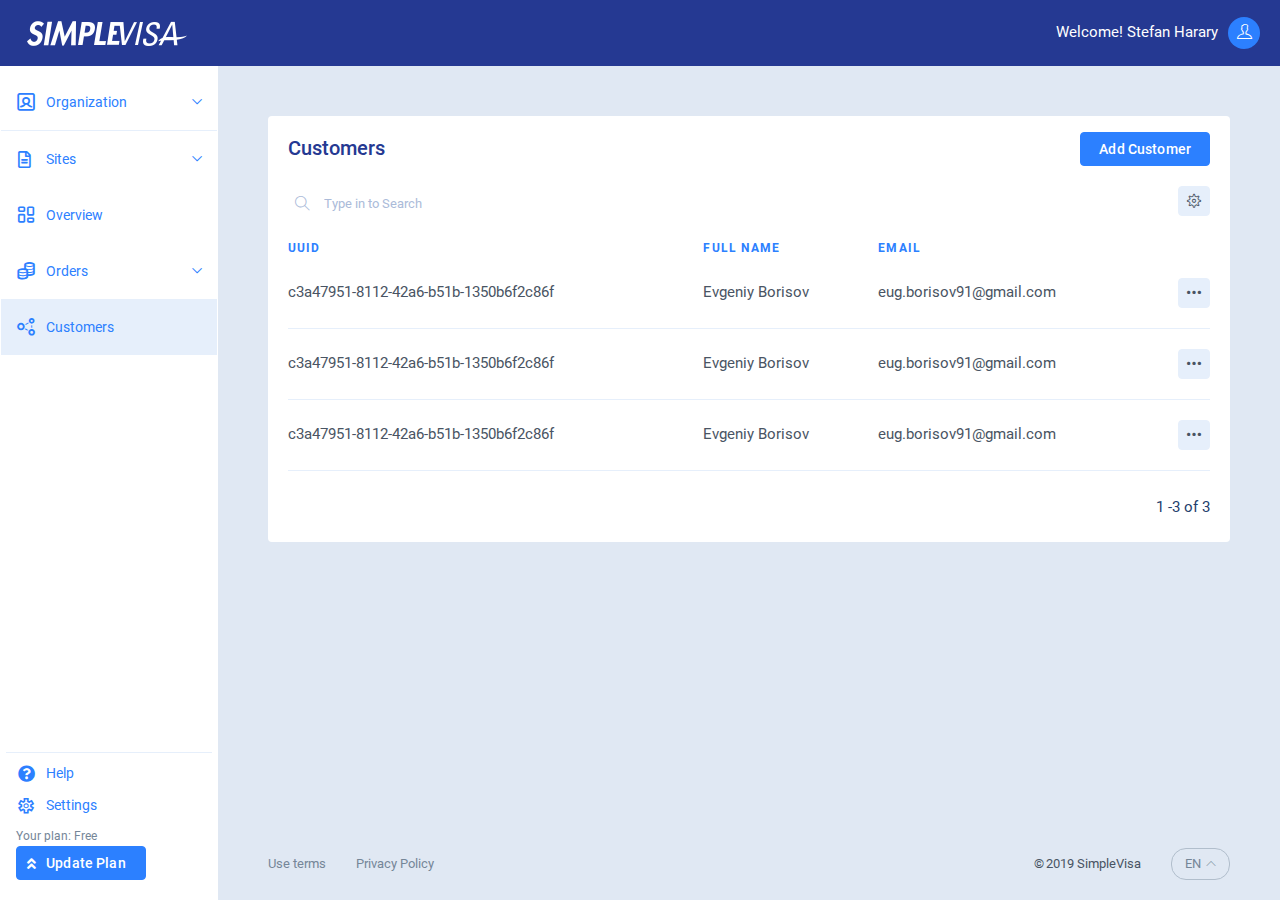
<file: customers.html>
<!DOCTYPE html>
<html lang="zxx" class="js">
<head>
    <meta charset="utf-8">
    <meta name="author" content="Softnio">
    <meta name="viewport" content="width=device-width, initial-scale=1, shrink-to-fit=no">
    <meta name="description" content="Fully featured and complete ICO Dashboard template for ICO backend management.">
    <!-- Fav Icon  -->
    <link rel="shortcut icon" href="images/favicon.png">
    <!-- Site Title  -->
    <title>Simplevisa - Customers</title>
    <!-- Vendor Bundle CSS -->
    <link rel="stylesheet" href="assets/css/vendor.bundle.css?ver=104">
    <!-- Custom styles for this template -->
    <link rel="stylesheet" href="assets/css/style.css">
</head>

<body class="page-user">
    <div class="topbar-wrap">
        <div class="topbar is-sticky">
            <div class="">
                <div class="d-flex justify-content-between align-items-center">
                    <ul class="topbar-nav d-lg-none">
                        <li class="topbar-nav-item relative">
                            <a class="toggle-nav" href="#">
                                <div class="toggle-icon">
                                    <span class="toggle-line"></span>
                                    <span class="toggle-line"></span>
                                    <span class="toggle-line"></span>
                                    <span class="toggle-line"></span>
                                </div>
                            </a>
                        </li>
                        <!-- .topbar-nav-item -->
                    </ul>
                    <!-- .topbar-nav -->
                    <a class="topbar-logo" href="./">
                        <img src="images/sv-forms-logo-light@2x-9e8a44da6c7d5632935066bebc8154678ec4b2de0984e7b2d124638c5baeabf2.png" alt="logo">
                    </a>
                    <ul class="topbar-nav">
                        <li class="topbar-nav-item relative">
                            <span class="user-welcome d-none d-lg-inline-block">Welcome! Stefan Harary</span>
                            <a class="toggle-tigger user-thumb" href="#"><em class="ti ti-user"></em></a>
                            <div class="toggle-class dropdown-content dropdown-content-right dropdown-arrow-right user-dropdown">
                                <div class="user-status">
                                    <h6 class="user-status-title">Token balance</h6>
                                    <div class="user-status-balance">12,000,000 <small>TWZ</small></div>
                                </div>
                                <ul class="user-links">
                                    <li><a href="profile.html"><i class="ti ti-id-badge"></i>My Profile</a></li>
                                    <li><a href="#"><i class="ti ti-infinite"></i>Referral</a></li>
                                    <li><a href="activity.html"><i class="ti ti-eye"></i>Activity</a></li>
                                </ul>
                                <ul class="user-links bg-light">
                                    <li><a href="sign-in.html"><i class="ti ti-power-off"></i>Logout</a></li>
                                </ul>
                            </div>
                        </li>
                        <!-- .topbar-nav-item -->
                    </ul>
                    <!-- .topbar-nav -->
                </div>
            </div>
            <!-- .container -->
        </div>
        <!-- .topbar -->
    </div>
    <!-- .topbar-wrap -->

    <div class="container-divider">
        <div class="navbar">
        <div class="navbar-innr">
            <ul class="navbar-menu">                
                <li class="has-dropdown page-links-all teamname"><a class="drop-toggle" href="#"><em class="ikon ikon-user"></em> Organization</a>
                    <ul class="navbar-dropdown">
                        <li class=""><a class="drop-toggle" href="#" data-toggle="modal" data-target="#organizations">Switch</a>
                        </li>
                        <li class=""><a class="drop-toggle" href="#">Add</a>
                        </li>                        
                    </ul>
                    <div class="modal fade" id="organizations" tabindex="-1" aria-hidden="true">
                        <div class="modal-dialog modal-dialog-sm modal-dialog-centered">
                            <div class="modal-content">
                                <a href="#" class="modal-close" data-dismiss="modal" aria-label="Close"><em class="ti ti-close"></em></a>
                                <div class="popup-body">
                                    <h3 class="popup-title pb-4">Choose an organization</h3>
                                    
                                    <div class="d-flex justify-content-between pb-2">
                                        <span>VFS Global</span> 
                                        <a href="#" class="link link-ucap ml-2">Switch</a>
                                    </div>
                                    <div class="d-flex justify-content-between pb-2">
                                        <span>BLS International</span> 
                                        <a href="#" class="link link-ucap ml-2">Switch</a>
                                    </div>
                                    <div class="d-flex justify-content-between pb-2">
                                        <span>Visa Application Centre of the Republic of Latvia</span> 
                                        <a href="#" class="link link-ucap ml-2">Switch</a>
                                    </div>
                                    <div class="d-flex justify-content-between pb-2">
                                        <span>Interlink service</span> 
                                        <a href="#" class="link link-ucap ml-2">Switch</a>
                                    </div>
                                    <a href="#" class="btn btn-sm btn-primary">Add new</a>
                                </div>
                            </div><!-- .modal-content -->
                        </div><!-- .modal-dialog -->
                    </div>
                </li>
                <li class="has-dropdown page-links-all"><a href="#"><em class="far fa-file-alt navbar-fas"></em> Sites</a>
                    <ul class="navbar-dropdown">
                        <li class=""><a class="drop-toggle" href="index.html">Switch</a>
                        </li>
                        <li class=""><a class="drop-toggle" href="site-new.html">Add</a>
                        </li>                        
                    </ul>
                </li>
                <li><a href="#"><em class="ikon ikon-dashboard"></em> Overview</a></li>
                <li class="has-dropdown page-links-all"><a class="drop-toggle" href="#"><em class="ikon ikon-coins"></em> Orders</a>
                    <ul class="navbar-dropdown">
                        <li class=""><a class="drop-toggle" href="orders.html">All Orders</a>
                        </li>
                        <li class=""><a class="drop-toggle" href="new-order.html">New</a>
                        </li>                       
                    </ul>
                </li>                
                <li><a href="customers.html"><em class="ikon ikon-distribution"></em> Customers</a></li>
            </ul>
            <ul class="navbar-btns">
                <li><a href="help.html"><em class="fas navbar-fas fa-question-circle"></em> Help</a></li>
                <li><a href="settings.html"><em class="ikon ikon-settings"></em> Settings</a></li>
                <li class="yourplan text-light">Your plan: Free</li>
                <li class="btn-update"><a href="#" class="btn btn-sm btn-primary"><em class="fas  fa-angle-double-up"></em><span>Update Plan</span></a></li>
                <li></li>    
            </ul>
        </div><!-- .navbar-innr -->
</div><!-- .navbar -->
        <div class="main-side">
            <div class="page-content">
                <div class="container">
                    <div class="card content-area">
                        <div class="card-innr">
                            <div class="card-head d-flex justify-content-between align-items-center">
                                <h4 class="card-title mb-0">
                        Customers
                        </h4>
                                <div class="d-flex align-items-center guttar-20px">
                                    <div class="flex-col d-sm-block d-none">
                                        <a class="btn btn-sm btn-auto btn-primary" href="customer-new.html">Add Customer</a>
                                    </div>
                                </div>
                            </div>
                            <div id="DataTables_Table_0_wrapper" class="dataTables_wrapper dt-bootstrap4 no-footer">
                                <div class="row justify-content-between pdb-1x">
                                    <div class="col-9 col-sm-6 text-left">
                                        <div id="DataTables_Table_0_filter" class="dataTables_filter">
                                            <label>
                                                <input type="search" class="form-control form-control-sm" placeholder="Type in to Search" aria-controls="DataTables_Table_0">
                                            </label>
                                        </div>
                                    </div>
                                    <div class="col-3 text-right">
                                        <div class="data-table-filter relative d-inline-block">
                                            <a href="#" class="btn btn-light-alt btn-xs btn-icon toggle-tigger"> 
                                                <em class="ti ti-settings"></em> 
                                            </a>
                                            <div class="toggle-class toggle-datatable-filter dropdown-content dropdown-content-top-left text-left">
                                                <ul class="pdt-1x pdb-1x">
                                                    <li class="pd-1x pdl-2x pdr-2x"> 
                                                        <input class="data-filter input-checkbox input-checkbox-sm" type="radio" name="filter" id="all" checked="" value=""> 
                                                        <label for="all">All</label>
                                                    </li>
                                                    <li class="pd-1x pdl-2x pdr-2x"> 
                                                        <input class="data-filter input-checkbox input-checkbox-sm" type="radio" name="filter" id="approved" value="approved"> 
                                                        <label for="approved">Success</label>
                                                    </li>
                                                    <li class="pd-1x pdl-2x pdr-2x"> 
                                                        <input class="data-filter input-checkbox input-checkbox-sm" type="radio" name="filter" value="pending" id="pending"> 
                                                        <label for="pending">Pending</label>
                                                    </li>
                                                    <li class="pd-1x pdl-2x pdr-2x"> 
                                                        <input class="data-filter input-checkbox input-checkbox-sm" type="radio" name="filter" value="progress" id="progress"> 
                                                        <label for="progress">Processing</label>
                                                    </li>
                                                    <li class="pd-1x pdl-2x pdr-2x"> 
                                                        <input class="data-filter input-checkbox input-checkbox-sm" type="radio" name="filter" value="cancled" id="cancled"> 
                                                        <label for="cancled">Declined</label>
                                                    </li>
                                                </ul>
                                            </div>
                                        </div>
                                    </div>
                                </div>
                                <div>
                                    <table class="data-table dt-init user-tnx dataTable no-footer" id="DataTables_Table_0" role="grid" aria-describedby="DataTables_Table_0_info">
                                        <thead>
                                            <tr class="data-item data-head" role="row">
                                                <th class="data-col sorting_disabled w576-none" rowspan="1" colspan="1">UUID</th>
                                                <th class="data-col sorting_disabled w576-only" rowspan="1" colspan="1">Customer</th>
                                                <th class="data-col sorting_disabled w576-none" rowspan="1" colspan="1">Full Name</th>
                                                <th class="data-col sorting_disabled w576-none" rowspan="1" colspan="1">Email</th>
                                                <th class="data-col sorting_disabled" rowspan="1" colspan="1"></th>
                                            </tr>
                                        </thead>
                                        <tbody>
                                            <tr class="data-item odd" role="row">
                                                <td class="data-col w576-none">
                                                    c3a47951-8112-42a6-b51b-1350b6f2c86f
                                                </td>
                                                <td class="data-col w576-only">
                                                    <span class="lead">Evgeniy Borisov</span>
                                                    <span class="sub">eug.borisov91@gmail.com</span>
                                                </td>
                                                <td class="data-col w576-none">
                                                    Evgeniy Borisov
                                                </td>
                                                <td class="data-col w576-none">
                                                    eug.borisov91@gmail.com
                                                </td>
                                                <td class="data-col text-right menu-button">
                                                    <div class="relative d-inline-block">
                                                        <a href="#" class="btn btn-light-alt btn-xs btn-icon toggle-tigger">
                                                            <em class="ti ti-more-alt"></em>
                                                        </a>
                                                        <div class="toggle-class dropdown-content dropdown-content-top-left">
                                                            <ul class="dropdown-list">
                                                                <li>
                                                                    <a class="" href="customer-view.html">
                                                                        <em class="ti ti-eye"></em> View Details
                                                                    </a>
                                                                </li>
                                                                <li>
                                                                    <a class="" href="customer-edit.html">
                                                                        <em class="ti ti-pencil"></em> Edit Customer
                                                                    </a>
                                                                </li>
                                                                <li>
                                                                    <a class="" data-confirm="Please, confirm this action!" rel="nofollow" data-method="delete" href="#">
                                                                        <em class="ti ti-trash"></em> Delete
                                                                    </a>
                                                                </li>
                                                            </ul>
                                                        </div>
                                                    </div>
                                                </td>
                                            </tr>
                                            <tr class="data-item odd" role="row">
                                                <td class="data-col w576-none">
                                                    c3a47951-8112-42a6-b51b-1350b6f2c86f
                                                </td>
                                                <td class="data-col w576-only">
                                                    <span class="lead">Evgeniy Borisov</span>
                                                    <span class="sub">eug.borisov91@gmail.com</span>
                                                </td>
                                                <td class="data-col w576-none">
                                                    Evgeniy Borisov
                                                </td>
                                                <td class="data-col w576-none">
                                                    eug.borisov91@gmail.com
                                                </td>
                                                <td class="data-col text-right menu-button">
                                                    <div class="relative d-inline-block">
                                                        <a href="#" class="btn btn-light-alt btn-xs btn-icon toggle-tigger">
                                                            <em class="ti ti-more-alt"></em>
                                                        </a>
                                                        <div class="toggle-class dropdown-content dropdown-content-top-left">
                                                            <ul class="dropdown-list">
                                                                <li>
                                                                    <a class="" href="customer-view.html">
                                                                        <em class="ti ti-eye"></em> View Details
                                                                    </a>
                                                                </li>
                                                                <li>
                                                                    <a class="" href="customer-edit.html">
                                                                        <em class="ti ti-pencil"></em> Edit Customer
                                                                    </a>
                                                                </li>
                                                                <li>
                                                                    <a class="" data-confirm="Please, confirm this action!" rel="nofollow" data-method="delete" href="#">
                                                                        <em class="ti ti-trash"></em> Delete
                                                                    </a>
                                                                </li>
                                                            </ul>
                                                        </div>
                                                    </div>
                                                </td>
                                            </tr>
                                            <tr class="data-item odd" role="row">
                                                <td class="data-col w576-none">
                                                    c3a47951-8112-42a6-b51b-1350b6f2c86f
                                                </td>
                                                <td class="data-col w576-only">
                                                    <span class="lead">Evgeniy Borisov</span>
                                                    <span class="sub">eug.borisov91@gmail.com</span>
                                                </td>
                                                <td class="data-col w576-none">
                                                    Evgeniy Borisov
                                                </td>
                                                <td class="data-col w576-none">
                                                    eug.borisov91@gmail.com
                                                </td>
                                                <td class="data-col text-right menu-button">
                                                    <div class="relative d-inline-block">
                                                        <a href="#" class="btn btn-light-alt btn-xs btn-icon toggle-tigger">
                                                            <em class="ti ti-more-alt"></em>
                                                        </a>
                                                        <div class="toggle-class dropdown-content dropdown-content-top-left">
                                                            <ul class="dropdown-list">
                                                                <li>
                                                                    <a class="" href="customer-view.html">
                                                                        <em class="ti ti-eye"></em> View Details
                                                                    </a>
                                                                </li>
                                                                <li>
                                                                    <a class="" href="customer-edit.html">
                                                                        <em class="ti ti-pencil"></em> Edit Customer
                                                                    </a>
                                                                </li>
                                                                <li>
                                                                    <a class="" data-confirm="Please, confirm this action!" rel="nofollow" data-method="delete" href="#">
                                                                        <em class="ti ti-trash"></em> Delete
                                                                    </a>
                                                                </li>
                                                            </ul>
                                                        </div>
                                                    </div>
                                                </td>
                                            </tr>
                                        </tbody>
                                    </table>
                                </div>
                            </div>
                        </div>
                    </div>
                </div>
                <!-- .container -->
            </div>
            <!-- .page-content -->
            <div class="modal fade" id="modal-import" tabindex="-1" style="display: none;" aria-hidden="true">
                <div class="modal-dialog modal-dialog-sm modal-dialog-centered">
                    <div class="modal-content">
                        <a href="#" class="modal-close" data-dismiss="modal" aria-label="Close"><em class="ti ti-close"></em></a>
                        <div class="popup-body">
                            <h3 class="popup-title">Import orders</h3>

                            <div class="input-item input-with-label">
                                <label class="input-item-label">Drag and drop a file with orders list</label>
                                <div class="upload-zone dropzone dz-clickable">
                                    <div class="dz-message" data-dz-message="">
                                        <span class="dz-message-text">Drag and drop file</span>
                                        <span class="dz-message-or">or</span>
                                        <button class="btn btn-sm btn-primary">Choose a File</button>
                                    </div>
                                </div>
                            </div>
                        </div>
                    </div>
                    <!-- .modal-content -->
                </div>
                <!-- .modal-dialog -->
            </div>
            <div class="footer-bar">
                <div class="container">
                    <div class="row align-items-center justify-content-center">
                        <div class="col-md-6">
                            <ul class="footer-links">
                                <li>
                                    <a href="https://simplevisa.com/terms">Use terms</a>
                                </li>
                                <li>
                                    <a href="https://simplevisa.com/privacy">Privacy Policy</a>
                                </li>
                            </ul>
                        </div>
                        <!-- .col -->
                        <div class="col-md-6 mt-sm-0 col-footer-second-row">
                            <div class="align-items-center footer-second-row">
                                <div class="copyright-text">2019 SimpleVisa</div>
                                <div class="lang-switch relative">
                                    <a href="#" class="lang-switch-btn toggle-tigger">en <em class="ti ti-angle-up"></em></a>
                                    <div class="toggle-class dropdown-content dropdown-content-up">
                                        <ul class="lang-list">
                                            <li><a rel="nofollow" data-method="put" href="/locale?current_url=https%3A%2F%2Fsimplevisa.net%2Fuser%2Fteams%2F1879d8fa-76b6-4259-bff0-712faeee3299%2Fsites%2F7802afb7-01de-4cbb-9068-c9473f63bc33%2Fedit&amp;locale=en">en</a></li>
                                            <li><a rel="nofollow" data-method="put" href="/locale?current_url=https%3A%2F%2Fsimplevisa.net%2Fuser%2Fteams%2F1879d8fa-76b6-4259-bff0-712faeee3299%2Fsites%2F7802afb7-01de-4cbb-9068-c9473f63bc33%2Fedit&amp;locale=fr">fr</a></li>
                                        </ul>
                                    </div>
                                </div>
                            </div>
                        </div>
                        <!-- .col -->
                    </div>
                    <!-- .row -->
                </div>
                <!-- .container -->
            </div>
        </div>
    </div>

    <!-- JavaScript (include all script here) -->
    <script src="assets/js/jquery.bundle.js?ver=104"></script>
    <script src="assets/js/script.js?ver=104"></script>
</body>

</html>
</file>
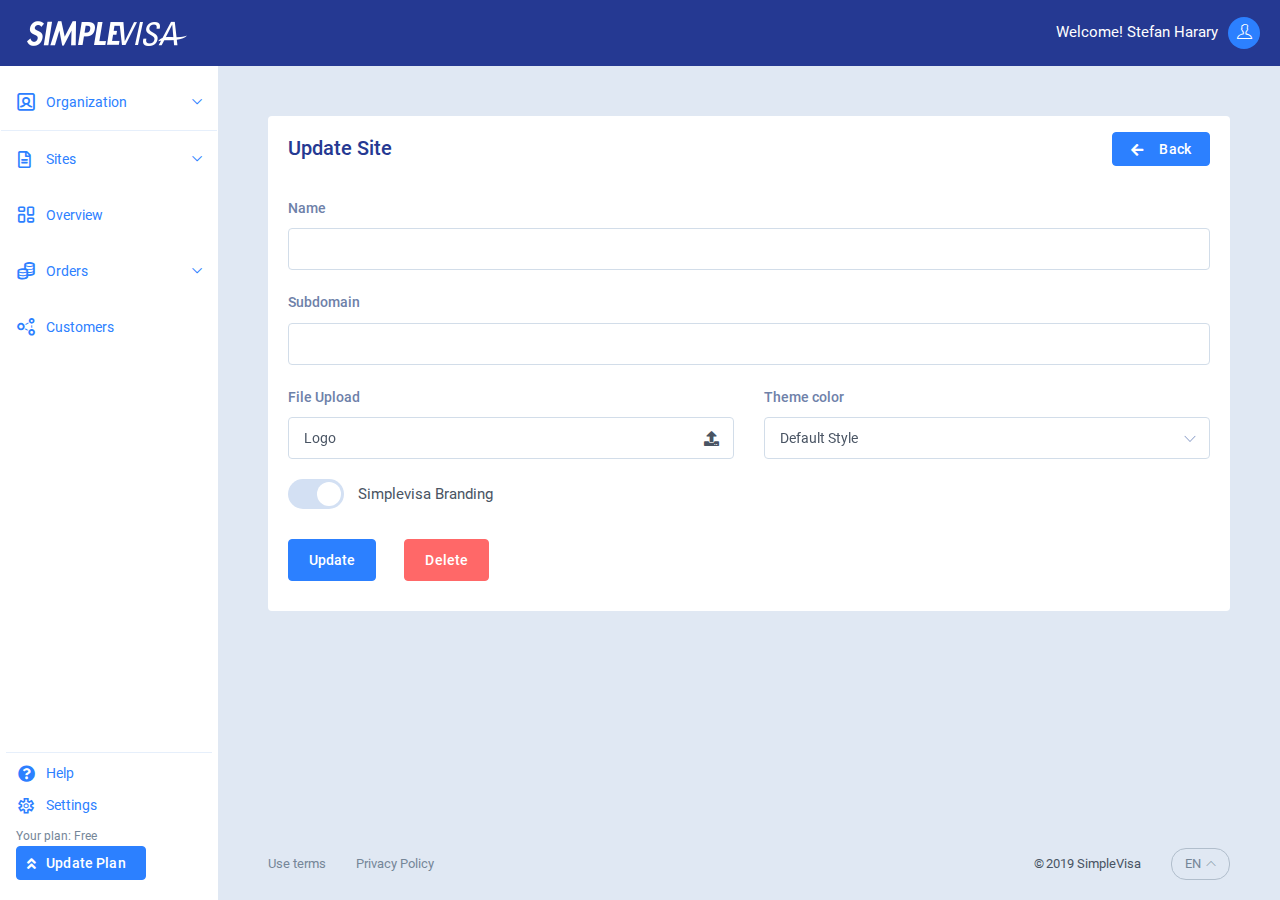
<file: edit.html>
<!DOCTYPE html>
<html lang="zxx" class="js">
<head>
	<meta charset="utf-8">
	<meta name="author" content="Softnio">
	<meta name="viewport" content="width=device-width, initial-scale=1, shrink-to-fit=no">
	<meta name="description" content="Fully featured and complete ICO Dashboard template for ICO backend management.">
	<!-- Fav Icon  -->
	<link rel="shortcut icon" href="images/favicon.png">
	<!-- Site Title  -->
	<title>Simplevisa - Edit Site</title>
	<!-- Vendor Bundle CSS -->
	<link rel="stylesheet" href="assets/css/vendor.bundle.css?ver=104">
	<!-- Custom styles for this template -->
	<link rel="stylesheet" href="assets/css/style.css">
	
</head>

<body class="page-user">
   
    <div class="topbar-wrap">
        <div class="topbar is-sticky">
            <div class="">
                <div class="d-flex justify-content-between align-items-center">
                    <ul class="topbar-nav d-lg-none">
                        <li class="topbar-nav-item relative">
                            <a class="toggle-nav" href="#">
                                <div class="toggle-icon">
                                    <span class="toggle-line"></span>
                                    <span class="toggle-line"></span>
                                    <span class="toggle-line"></span>
                                    <span class="toggle-line"></span>
                                </div>
                            </a>
                        </li><!-- .topbar-nav-item -->
                    </ul><!-- .topbar-nav -->
                    <a class="topbar-logo" href="./">
                       <img src="images/sv-forms-logo-light@2x-9e8a44da6c7d5632935066bebc8154678ec4b2de0984e7b2d124638c5baeabf2.png" alt="logo">
                    </a>
                    <ul class="topbar-nav">
                        <li class="topbar-nav-item relative">
                            <span class="user-welcome d-none d-lg-inline-block">Welcome! Stefan Harary</span>
                            <a class="toggle-tigger user-thumb" href="#"><em class="ti ti-user"></em></a>
                            <div class="toggle-class dropdown-content dropdown-content-right dropdown-arrow-right user-dropdown">
                                <div class="user-status">
                                    <h6 class="user-status-title">Token balance</h6>
                                    <div class="user-status-balance">12,000,000 <small>TWZ</small></div>
                                </div>
                                <ul class="user-links">
                                    <li><a href="profile.html"><i class="ti ti-id-badge"></i>My Profile</a></li>
                                    <li><a href="#"><i class="ti ti-infinite"></i>Referral</a></li>
                                    <li><a href="activity.html"><i class="ti ti-eye"></i>Activity</a></li>
                                </ul>
                                <ul class="user-links bg-light">
                                    <li><a href="sign-in.html"><i class="ti ti-power-off"></i>Logout</a></li>
                                </ul>
                            </div>
                        </li><!-- .topbar-nav-item -->
                    </ul><!-- .topbar-nav -->
                </div>
            </div><!-- .container -->
        </div><!-- .topbar -->        
    </div><!-- .topbar-wrap -->

    <div class="container-divider">
    <div class="navbar">
        <div class="navbar-innr">
            <ul class="navbar-menu">                
                <li class="has-dropdown page-links-all teamname"><a class="drop-toggle" href="#"><em class="ikon ikon-user"></em> Organization</a>
                    <ul class="navbar-dropdown">
                        <li class=""><a class="drop-toggle" href="#" data-toggle="modal" data-target="#organizations">Switch</a>
                        </li>
                        <li class=""><a class="drop-toggle" href="#">Add</a>
                        </li>                        
                    </ul>
                    <div class="modal fade" id="organizations" tabindex="-1" aria-hidden="true">
                        <div class="modal-dialog modal-dialog-sm modal-dialog-centered">
                            <div class="modal-content">
                                <a href="#" class="modal-close" data-dismiss="modal" aria-label="Close"><em class="ti ti-close"></em></a>
                                <div class="popup-body">
                                    <h3 class="popup-title pb-4">Choose an organization</h3>
                                    
                                    <div class="d-flex justify-content-between pb-2">
                                        <span>VFS Global</span> 
                                        <a href="#" class="link link-ucap ml-2">Switch</a>
                                    </div>
                                    <div class="d-flex justify-content-between pb-2">
                                        <span>BLS International</span> 
                                        <a href="#" class="link link-ucap ml-2">Switch</a>
                                    </div>
                                    <div class="d-flex justify-content-between pb-2">
                                        <span>Visa Application Centre of the Republic of Latvia</span> 
                                        <a href="#" class="link link-ucap ml-2">Switch</a>
                                    </div>
                                    <div class="d-flex justify-content-between pb-2">
                                        <span>Interlink service</span> 
                                        <a href="#" class="link link-ucap ml-2">Switch</a>
                                    </div>
                                    <a href="#" class="btn btn-sm btn-primary">Add new</a>
                                </div>
                            </div><!-- .modal-content -->
                        </div><!-- .modal-dialog -->
                    </div>
                </li>
                <li class="has-dropdown page-links-all"><a href="#"><em class="far fa-file-alt navbar-fas"></em> Sites</a>
                    <ul class="navbar-dropdown">
                        <li class=""><a class="drop-toggle" href="index.html">Switch</a>
                        </li>
                        <li class=""><a class="drop-toggle" href="site-new.html">Add</a>
                        </li>                        
                    </ul>
                </li>
                <li><a href="#"><em class="ikon ikon-dashboard"></em> Overview</a></li>
                <li class="has-dropdown page-links-all"><a class="drop-toggle" href="#"><em class="ikon ikon-coins"></em> Orders</a>
                    <ul class="navbar-dropdown">
                        <li class=""><a class="drop-toggle" href="orders.html">All Orders</a>
                        </li>
                        <li class=""><a class="drop-toggle" href="new-order.html">New</a>
                        </li>                       
                    </ul>
                </li>                
                <li><a href="customers.html"><em class="ikon ikon-distribution"></em> Customers</a></li>
            </ul>
            <ul class="navbar-btns">
                <li><a href="help.html"><em class="fas navbar-fas fa-question-circle"></em> Help</a></li>
                <li><a href="settings.html"><em class="ikon ikon-settings"></em> Settings</a></li>
                <li class="yourplan text-light">Your plan: Free</li>
                <li class="btn-update"><a href="#" class="btn btn-sm btn-primary"><em class="fas  fa-angle-double-up"></em><span>Update Plan</span></a></li>
                <li></li>    
            </ul>
        </div><!-- .navbar-innr -->
</div><!-- .navbar -->
    <div class="main-side">
    <div class="page-content">
        <div class="container">
            <div class="content-area card">
                        <div class="card-innr card-innr-fix">
                            <div class="card-head">
                                <h6 class="card-title">Update Site</h6>
                                <a href="index.html" class="btn btn-sm btn-auto btn-primary"><em class="fas fa-arrow-left mr-3"></em>Back</a>
                            </div>
                            <div class="gaps-1x"></div><!-- .gaps -->
                            <form action="#" class="form-validate validate-modern">
                                <div class="input-item input-with-label">
                                    <label class="input-item-label text-exlight">Name</label>
                                    <input class="input-bordered required" type="text" data-msg="Required" aria-required="true" id="input-site-name" name="input-site-name">
                                </div>
                                <div class="input-item input-with-label">
                                    <label class="input-item-label text-exlight">Subdomain</label>
                                    <input class="input-bordered required" type="text" data-msg="Required and unique" aria-required="true" id="input-site-subdomain" name="input-site-subdomain">
                                </div>
                                <div class="row">
                                    <div class="col-md-6">
                                        <div class="input-item input-with-label">
                                            <label class="input-item-label text-exlight">File Upload</label>
                                            <div class="relative" style="cursor:pointer">
                                                <em class="input-file-icon fas fa-upload"></em>
                                                <input type="file" class="input-file" id="file">
                                                <label for="file">Logo</label>
                                            </div>
                                        </div>
                                    </div>
                                    <div class="col-md-6">
                                        <div class="input-item input-with-label">
                                            <label class="input-item-label text-exlight">Theme color</label>
                                            <select class="select select-block select-bordered select2-hidden-accessible" tabindex="-1" aria-hidden="true">
                                                <option value="option-one">Default Style</option>
                                                <option value="option-two">Charcoal Style</option>
                                                <option value="option-three">Green Style</option>
                                                <option value="option-one">Pigeon Style</option>
                                                <option value="option-two">Purple Style</option>
                                                <option value="option-three">Violet Style</option>
                                            </select>
                                        </div>     
                                    </div> 
                                </div>
                                <div class="input-item">
                                    <input type="checkbox" class="input-switch" id="branding">
                                    <label for="branding">Simplevisa Branding</label>
                                </div>                                    
                                <div class="gaps-1x"></div>
                                <button class="btn btn-primary">Update</button>
                                <button class="btn btn-danger ml-4">Delete</button>
                            </form>
                        </div><!-- .card-innr -->
                    </div>
        </div><!-- .container -->        
    </div><!-- .page-content -->
    <div class="footer-bar">
    <div class="container">
        <div class="row align-items-center justify-content-center">
            <div class="col-md-6">
                <ul class="footer-links">
                    <li>
                      <a href="https://simplevisa.com/terms">Use terms</a>
                    </li>
                    <li>
                      <a href="https://simplevisa.com/privacy">Privacy Policy</a>
                    </li>
                </ul>
            </div><!-- .col -->
            <div class="col-md-6 mt-sm-0 col-footer-second-row">
                <div class="align-items-center footer-second-row">
                    <div class="copyright-text">2019 SimpleVisa</div>
                    <div class="lang-switch relative">
                        <a href="#" class="lang-switch-btn toggle-tigger">en <em class="ti ti-angle-up"></em></a>
                        <div class="toggle-class dropdown-content dropdown-content-up">
                            <ul class="lang-list">
                                  <li><a rel="nofollow" data-method="put" href="/locale?current_url=https%3A%2F%2Fsimplevisa.net%2Fuser%2Fteams%2F1879d8fa-76b6-4259-bff0-712faeee3299%2Fsites%2F7802afb7-01de-4cbb-9068-c9473f63bc33%2Fedit&amp;locale=en">en</a></li>
                                  <li><a rel="nofollow" data-method="put" href="/locale?current_url=https%3A%2F%2Fsimplevisa.net%2Fuser%2Fteams%2F1879d8fa-76b6-4259-bff0-712faeee3299%2Fsites%2F7802afb7-01de-4cbb-9068-c9473f63bc33%2Fedit&amp;locale=fr">fr</a></li>
                            </ul>
                        </div>
                    </div>
                </div>
            </div><!-- .col -->
        </div><!-- .row -->
    </div><!-- .container -->
</div>
    </div>
    </div>

    

	<!-- JavaScript (include all script here) -->
	<script src="assets/js/jquery.bundle.js?ver=104"></script>
	<script src="assets/js/script.js?ver=104"></script>
</body>
</html>
</file>
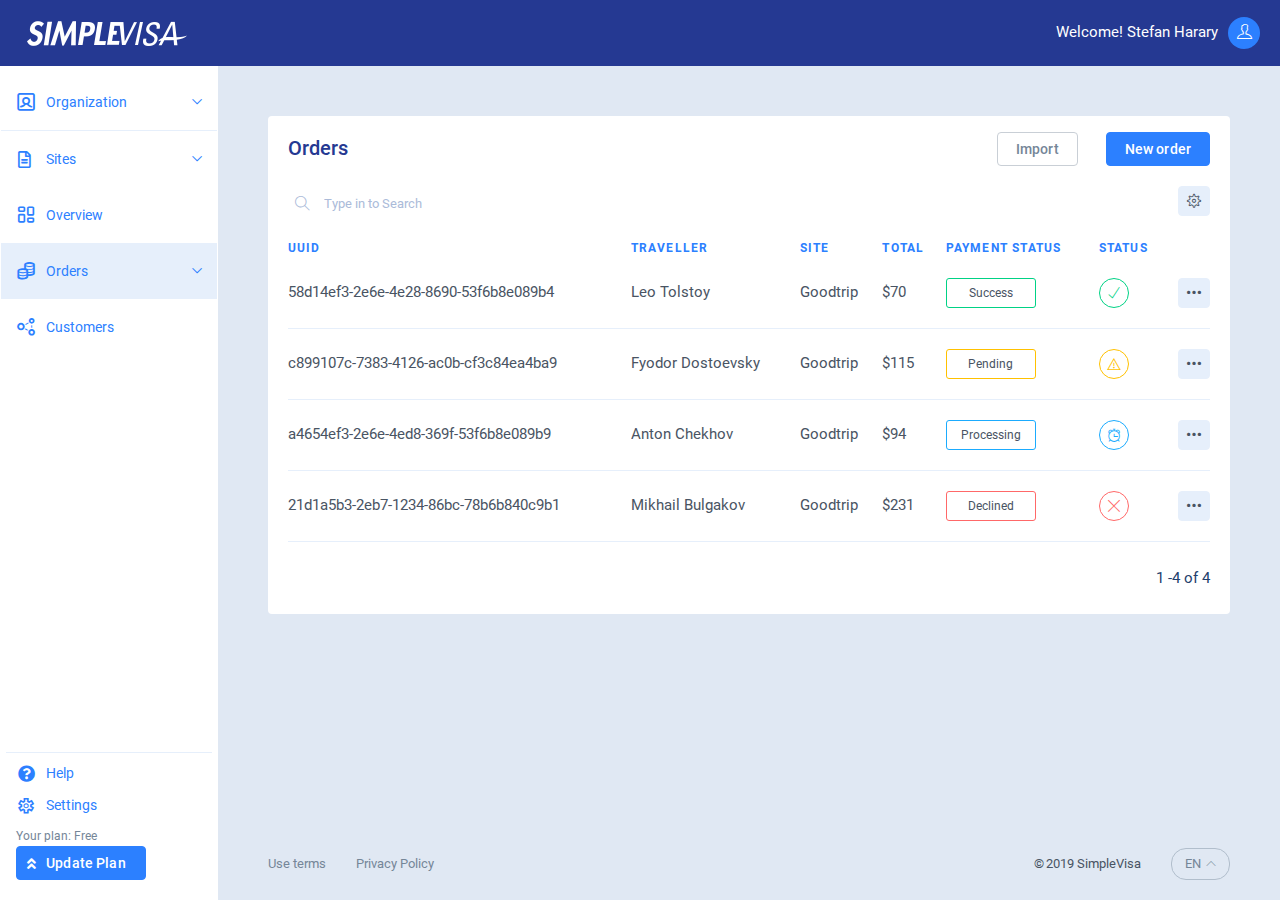
<file: orders.html>
<!DOCTYPE html>
<html lang="zxx" class="js">
<head>
	<meta charset="utf-8">
	<meta name="author" content="Softnio">
	<meta name="viewport" content="width=device-width, initial-scale=1, shrink-to-fit=no">
	<meta name="description" content="Fully featured and complete ICO Dashboard template for ICO backend management.">
	<!-- Fav Icon  -->
	<link rel="shortcut icon" href="images/favicon.png">
	<!-- Site Title  -->
	<title>Simplevisa - Orders</title>
	<!-- Vendor Bundle CSS -->
	<link rel="stylesheet" href="assets/css/vendor.bundle.css?ver=104">
	<!-- Custom styles for this template -->
	<link rel="stylesheet" href="assets/css/style.css">
	
</head>

<body class="page-user">
   
    <div class="topbar-wrap">
        <div class="topbar is-sticky">
            <div class="">
                <div class="d-flex justify-content-between align-items-center">
                    <ul class="topbar-nav d-lg-none">
                        <li class="topbar-nav-item relative">
                            <a class="toggle-nav" href="#">
                                <div class="toggle-icon">
                                    <span class="toggle-line"></span>
                                    <span class="toggle-line"></span>
                                    <span class="toggle-line"></span>
                                    <span class="toggle-line"></span>
                                </div>
                            </a>
                        </li><!-- .topbar-nav-item -->
                    </ul><!-- .topbar-nav -->
                    <a class="topbar-logo" href="./">
                       <img src="images/sv-forms-logo-light@2x-9e8a44da6c7d5632935066bebc8154678ec4b2de0984e7b2d124638c5baeabf2.png" alt="logo">
                    </a>
                    <ul class="topbar-nav">
                        <li class="topbar-nav-item relative">
                            <span class="user-welcome d-none d-lg-inline-block">Welcome! Stefan Harary</span>
                            <a class="toggle-tigger user-thumb" href="#"><em class="ti ti-user"></em></a>
                            <div class="toggle-class dropdown-content dropdown-content-right dropdown-arrow-right user-dropdown">
                                <div class="user-status">
                                    <h6 class="user-status-title">Token balance</h6>
                                    <div class="user-status-balance">12,000,000 <small>TWZ</small></div>
                                </div>
                                <ul class="user-links">
                                    <li><a href="profile.html"><i class="ti ti-id-badge"></i>My Profile</a></li>
                                    <li><a href="#"><i class="ti ti-infinite"></i>Referral</a></li>
                                    <li><a href="activity.html"><i class="ti ti-eye"></i>Activity</a></li>
                                </ul>
                                <ul class="user-links bg-light">
                                    <li><a href="sign-in.html"><i class="ti ti-power-off"></i>Logout</a></li>
                                </ul>
                            </div>
                        </li><!-- .topbar-nav-item -->
                    </ul><!-- .topbar-nav -->
                </div>
            </div><!-- .container -->
        </div><!-- .topbar -->        
    </div><!-- .topbar-wrap -->

    <div class="container-divider">
    <div class="navbar">
        <div class="navbar-innr">
            <ul class="navbar-menu">                
                <li class="has-dropdown page-links-all teamname"><a class="drop-toggle" href="#"><em class="ikon ikon-user"></em> Organization</a>
                    <ul class="navbar-dropdown">
                        <li class=""><a class="drop-toggle" href="#" data-toggle="modal" data-target="#organizations">Switch</a>
                        </li>
                        <li class=""><a class="drop-toggle" href="#">Add</a>
                        </li>                        
                    </ul>
                    <div class="modal fade" id="organizations" tabindex="-1" aria-hidden="true">
                        <div class="modal-dialog modal-dialog-sm modal-dialog-centered">
                            <div class="modal-content">
                                <a href="#" class="modal-close" data-dismiss="modal" aria-label="Close"><em class="ti ti-close"></em></a>
                                <div class="popup-body">
                                    <h3 class="popup-title pb-4">Choose an organization</h3>
                                    
                                    <div class="d-flex justify-content-between pb-2">
                                        <span>VFS Global</span> 
                                        <a href="#" class="link link-ucap ml-2">Switch</a>
                                    </div>
                                    <div class="d-flex justify-content-between pb-2">
                                        <span>BLS International</span> 
                                        <a href="#" class="link link-ucap ml-2">Switch</a>
                                    </div>
                                    <div class="d-flex justify-content-between pb-2">
                                        <span>Visa Application Centre of the Republic of Latvia</span> 
                                        <a href="#" class="link link-ucap ml-2">Switch</a>
                                    </div>
                                    <div class="d-flex justify-content-between pb-2">
                                        <span>Interlink service</span> 
                                        <a href="#" class="link link-ucap ml-2">Switch</a>
                                    </div>
                                    <a href="#" class="btn btn-sm btn-primary">Add new</a>
                                </div>
                            </div><!-- .modal-content -->
                        </div><!-- .modal-dialog -->
                    </div>
                </li>
                <li class="has-dropdown page-links-all"><a href="#"><em class="far fa-file-alt navbar-fas"></em> Sites</a>
                    <ul class="navbar-dropdown">
                        <li class=""><a class="drop-toggle" href="index.html">Switch</a>
                        </li>
                        <li class=""><a class="drop-toggle" href="site-new.html">Add</a>
                        </li>                        
                    </ul>
                </li>
                <li><a href="#"><em class="ikon ikon-dashboard"></em> Overview</a></li>
                <li class="has-dropdown page-links-all"><a class="drop-toggle" href="#"><em class="ikon ikon-coins"></em> Orders</a>
                    <ul class="navbar-dropdown">
                        <li class=""><a class="drop-toggle" href="orders.html">All Orders</a>
                        </li>
                        <li class=""><a class="drop-toggle" href="new-order.html">New</a>
                        </li>                       
                    </ul>
                </li>                
                <li><a href="customers.html"><em class="ikon ikon-distribution"></em> Customers</a></li>
            </ul>
            <ul class="navbar-btns">
                <li><a href="help.html"><em class="fas navbar-fas fa-question-circle"></em> Help</a></li>
                <li><a href="settings.html"><em class="ikon ikon-settings"></em> Settings</a></li>
                <li class="yourplan text-light">Your plan: Free</li>
                <li class="btn-update"><a href="#" class="btn btn-sm btn-primary"><em class="fas  fa-angle-double-up"></em><span>Update Plan</span></a></li>
                <li></li>    
            </ul>
        </div><!-- .navbar-innr -->
</div><!-- .navbar -->
    <div class="main-side">
    <div class="page-content">
        <div class="container">
            <div class="card content-area">
              <div class="card-innr orders">
                <div class="card-head d-flex justify-content-between align-items-center">
                    <h4 class="card-title mb-0">
                      Orders
                    </h4>
                    <div class="d-flex align-items-center guttar-20px">
                        <div class="flex-col d-sm-block d-none">
                          <a class="btn btn-sm btn-outline btn-light" href="#" data-toggle="modal" data-target="#modal-import">Import</a>
                          <a class="btn btn-sm btn-auto btn-primary ml-4" href="#">New order</a>
                        </div>
                    </div>
                </div>                
                <div id="DataTables_Table_0_wrapper" class="dataTables_wrapper dt-bootstrap4 no-footer">
                    <div class="row justify-content-between pdb-1x">
                        <div class="col-9 col-sm-6 text-left">
                            <div id="DataTables_Table_0_filter" class="dataTables_filter">
                                <label>
                                    <input type="search" class="form-control form-control-sm" placeholder="Type in to Search" aria-controls="DataTables_Table_0">
                                </label>
                            </div>
                        </div>
                        <div class="col-3 text-right">
                            <div class="data-table-filter relative d-inline-block">
                                <a href="#" class="btn btn-light-alt btn-xs btn-icon toggle-tigger"> 
                                    <em class="ti ti-settings"></em> 
                                </a>
                                <div class="toggle-class toggle-datatable-filter dropdown-content dropdown-content-top-left text-left">
                                    <ul class="pdt-1x pdb-1x">
                                        <li class="pd-1x pdl-2x pdr-2x"> 
                                            <input class="data-filter input-checkbox input-checkbox-sm" type="radio" name="filter" id="all" checked="" value=""> 
                                            <label for="all">All</label>
                                        </li>
                                        <li class="pd-1x pdl-2x pdr-2x"> 
                                            <input class="data-filter input-checkbox input-checkbox-sm" type="radio" name="filter" id="approved" value="approved"> 
                                            <label for="approved">Success</label>
                                        </li>
                                        <li class="pd-1x pdl-2x pdr-2x"> 
                                            <input class="data-filter input-checkbox input-checkbox-sm" type="radio" name="filter" value="pending" id="pending"> 
                                            <label for="pending">Pending</label>
                                        </li>
                                        <li class="pd-1x pdl-2x pdr-2x"> 
                                            <input class="data-filter input-checkbox input-checkbox-sm" type="radio" name="filter" value="progress" id="progress"> 
                                            <label for="progress">Processing</label>
                                        </li>
                                        <li class="pd-1x pdl-2x pdr-2x"> 
                                            <input class="data-filter input-checkbox input-checkbox-sm" type="radio" name="filter" value="cancled" id="cancled"> 
                                            <label for="cancled">Declined</label>
                                        </li>
                                    </ul>
                                </div>
                            </div>
                        </div>
                    </div>
                    <div>
                        <table class="data-table dt-init user-tnx dataTable no-footer" id="DataTables_Table_0" role="grid" aria-describedby="DataTables_Table_0_info">
                            <thead>
                                <tr class="data-item data-head" role="row">
                                    <th class="data-col sorting_disabled w576-none" rowspan="1" colspan="1">UUID</th>
                                    <th class="data-col sorting_disabled" rowspan="1" colspan="1">Traveller</th>
                                    <th class="data-col sorting_disabled w576-none" rowspan="1" colspan="1">Site</th>
                                    <th class="data-col sorting_disabled w576-none" rowspan="1" colspan="1">Total</th>
                                    <th class="data-col sorting_disabled w991-none" rowspan="1" colspan="1">Payment Status</th>
                                    <th class="data-col sorting_disabled" rowspan="1" colspan="1">Status</th>
                                    <th class="data-col sorting_disabled" rowspan="1" colspan="1"></th>
                                </tr>
                            </thead>
                            <tbody>
                                <tr class="odd">
                                    <td valign="top" colspan="1" class="data-col w576-none">58d14ef3-2e6e-4e28-8690-53f6b8e089b4</td>
                                    <td valign="top" colspan="1" class="data-col">Leo Tolstoy</td>
                                    <td valign="top" colspan="1" class="data-col w576-none">Goodtrip</td>
                                    <td valign="top" colspan="1" class="data-col w576-none">$70</td>
                                    <td valign="top" colspan="1" class="data-col w991-none">
                                        <span class="dt-type-md badge badge-outline badge-success badge-md">Success</span>
                                    </td>
                                    <td valign="top" colspan="1" class="data-col">
                                        <div class="data-state data-state-approved"></div>
                                    </td>
                                    <td class="data-col text-right menu-button">
                                        <div class="relative d-inline-block">
                                            <a href="#" class="btn btn-light-alt btn-xs btn-icon toggle-tigger">
                                                <em class="ti ti-more-alt"></em>
                                            </a>
                                            <div class="toggle-class dropdown-content dropdown-content-top-left">
                                                <ul class="dropdown-list">
                                                    <li>
                                                        <a class="" href="order-view.html">
                                                            <em class="ti ti-eye"></em> View Details
                                                        </a>
                                                    </li>
                                                    <li>
                                                        <a class="" href="#">
                                                            <em class="ti ti-na"></em> Cancel
                                                        </a>
                                                    </li>   
                                                </ul>
                                            </div>
                                        </div>
                                    </td>
                                </tr>
                                <tr class="even">
                                    <td valign="top" colspan="1" class="data-col w576-none"> c899107c-7383-4126-ac0b-cf3c84ea4ba9</td>
                                    <td valign="top" colspan="1" class="data-col">Fyodor Dostoevsky</td>
                                    <td valign="top" colspan="1" class="data-col w576-none">Goodtrip</td>
                                    <td valign="top" colspan="1" class="data-col w576-none">$115</td>
                                    <td valign="top" colspan="1" class="data-col w991-none">
                                        <span class="dt-type-md badge badge-outline badge-warning badge-md">Pending</span>
                                    </td>
                                    <td valign="top" colspan="1" class="data-col">
                                        <div class="data-state data-state-pending"></div>
                                    </td>
                                    <td class="data-col text-right menu-button">
                                        <div class="relative d-inline-block">
                                            <a href="#" class="btn btn-light-alt btn-xs btn-icon toggle-tigger">
                                                <em class="ti ti-more-alt"></em>
                                            </a>
                                            <div class="toggle-class dropdown-content dropdown-content-top-left">
                                                <ul class="dropdown-list">
                                                    <li>
                                                        <a class="" href="order-view.html">
                                                            <em class="ti ti-eye"></em> View Details
                                                        </a>
                                                    </li>
                                                    <li>
                                                        <a class="" href="#">
                                                            <em class="ti ti-na"></em> Cancel
                                                        </a>
                                                    </li>   
                                                </ul>
                                            </div>
                                        </div>
                                    </td>
                                </tr>
                                <tr class="odd">
                                    <td valign="top" colspan="1" class="data-col w576-none">a4654ef3-2e6e-4ed8-369f-53f6b8e089b9</td>
                                    <td valign="top" colspan="1" class="data-col">Anton Chekhov</td>
                                    <td valign="top" colspan="1" class="data-col w576-none">Goodtrip</td>
                                    <td valign="top" colspan="1" class="data-col w576-none">$94</td>
                                    <td valign="top" colspan="1" class="data-col w991-none">
                                        <span class="dt-type-md badge badge-outline badge-info badge-md">Processing</span>
                                    </td>
                                    <td valign="top" colspan="1" class="data-col">
                                        <div class="data-state data-state-progress"></div>
                                    </td>
                                    <td class="data-col text-right menu-button">
                                        <div class="relative d-inline-block">
                                            <a href="#" class="btn btn-light-alt btn-xs btn-icon toggle-tigger">
                                                <em class="ti ti-more-alt"></em>
                                            </a>
                                            <div class="toggle-class dropdown-content dropdown-content-top-left">
                                                <ul class="dropdown-list">
                                                    <li>
                                                        <a class="" href="order-view.html">
                                                            <em class="ti ti-eye"></em> View Details
                                                        </a>
                                                    </li>
                                                    <li>
                                                        <a class="" href="#">
                                                            <em class="ti ti-na"></em> Cancel
                                                        </a>
                                                    </li>   
                                                </ul>
                                            </div>
                                        </div>
                                    </td>
                                </tr>
                                <tr class="even">
                                    <td valign="top" colspan="1" class="data-col w576-none">21d1a5b3-2eb7-1234-86bc-78b6b840c9b1</td>
                                    <td valign="top" colspan="1" class="data-col">Mikhail Bulgakov</td>
                                    <td valign="top" colspan="1" class="data-col w576-none">Goodtrip</td>
                                    <td valign="top" colspan="1" class="data-col w576-none">$231</td>
                                    <td valign="top" colspan="1" class="data-col w991-none">
                                        <span class="dt-type-md badge badge-outline badge-danger badge-md">Declined</span>
                                    </td>
                                    <td valign="top" colspan="1" class="data-col">
                                        <div class="data-state data-state-canceled"></div>
                                    </td>
                                    <td class="data-col text-right menu-button">
                                        <div class="relative d-inline-block">
                                            <a href="#" class="btn btn-light-alt btn-xs btn-icon toggle-tigger">
                                                <em class="ti ti-more-alt"></em>
                                            </a>
                                            <div class="toggle-class dropdown-content dropdown-content-top-left">
                                                <ul class="dropdown-list">
                                                    <li>
                                                        <a class="" href="order-view.html">
                                                            <em class="ti ti-eye"></em> View Details
                                                        </a>
                                                    </li>
                                                    <li>
                                                        <a class="" href="#">
                                                            <em class="ti ti-na"></em> Cancel
                                                        </a>
                                                    </li>   
                                                </ul>
                                            </div>
                                        </div>
                                    </td>
                                </tr>
                            </tbody>
                        </table>
                    </div>
                    <div class="row align-items-center">
                        <div class="col-sm-6 text-left"></div>
                    </div>
                </div>
              </div>
            </div>
        </div><!-- .container -->        
    </div><!-- .page-content -->
    <div class="modal fade" id="modal-import" tabindex="-1" style="display: none;" aria-hidden="true">
        <div class="modal-dialog modal-dialog-sm modal-dialog-centered">
            <div class="modal-content">
                <a href="#" class="modal-close" data-dismiss="modal" aria-label="Close"><em class="ti ti-close"></em></a>
                <div class="popup-body">
                    <h3 class="popup-title">Import orders</h3>
                    
                    <div class="input-item input-with-label">
                        <label class="input-item-label">Drag and drop a file with orders list</label>
                        <div class="upload-zone dropzone dz-clickable">
                            <div class="dz-message" data-dz-message="">
                                <span class="dz-message-text">Drag and drop file</span>
                                <span class="dz-message-or">or</span>
                                <button class="btn btn-sm btn-dark">Choose a File</button>
                            </div>
                        </div>
                    </div>
                    <button class="btn btn-primary">Import</button>               
                </div>
            </div><!-- .modal-content -->
        </div><!-- .modal-dialog -->
    </div>
    <div class="footer-bar">
    <div class="container">
        <div class="row align-items-center justify-content-center">
            <div class="col-md-6">
                <ul class="footer-links">
                    <li>
                      <a href="https://simplevisa.com/terms">Use terms</a>
                    </li>
                    <li>
                      <a href="https://simplevisa.com/privacy">Privacy Policy</a>
                    </li>
                </ul>
            </div><!-- .col -->
            <div class="col-md-6 mt-sm-0 col-footer-second-row">
                <div class="align-items-center footer-second-row">
                    <div class="copyright-text">2019 SimpleVisa</div>
                    <div class="lang-switch relative">
                        <a href="#" class="lang-switch-btn toggle-tigger">en <em class="ti ti-angle-up"></em></a>
                        <div class="toggle-class dropdown-content dropdown-content-up">
                            <ul class="lang-list">
                                  <li><a rel="nofollow" data-method="put" href="/locale?current_url=https%3A%2F%2Fsimplevisa.net%2Fuser%2Fteams%2F1879d8fa-76b6-4259-bff0-712faeee3299%2Fsites%2F7802afb7-01de-4cbb-9068-c9473f63bc33%2Fedit&amp;locale=en">en</a></li>
                                  <li><a rel="nofollow" data-method="put" href="/locale?current_url=https%3A%2F%2Fsimplevisa.net%2Fuser%2Fteams%2F1879d8fa-76b6-4259-bff0-712faeee3299%2Fsites%2F7802afb7-01de-4cbb-9068-c9473f63bc33%2Fedit&amp;locale=fr">fr</a></li>
                            </ul>
                        </div>
                    </div>
                </div>
            </div><!-- .col -->
        </div><!-- .row -->
    </div><!-- .container -->
</div>
    </div>
    </div>

    

	<!-- JavaScript (include all script here) -->
	<script src="assets/js/jquery.bundle.js?ver=104"></script>
	<script src="assets/js/script.js?ver=104"></script>
</body>
</html>
</file>
